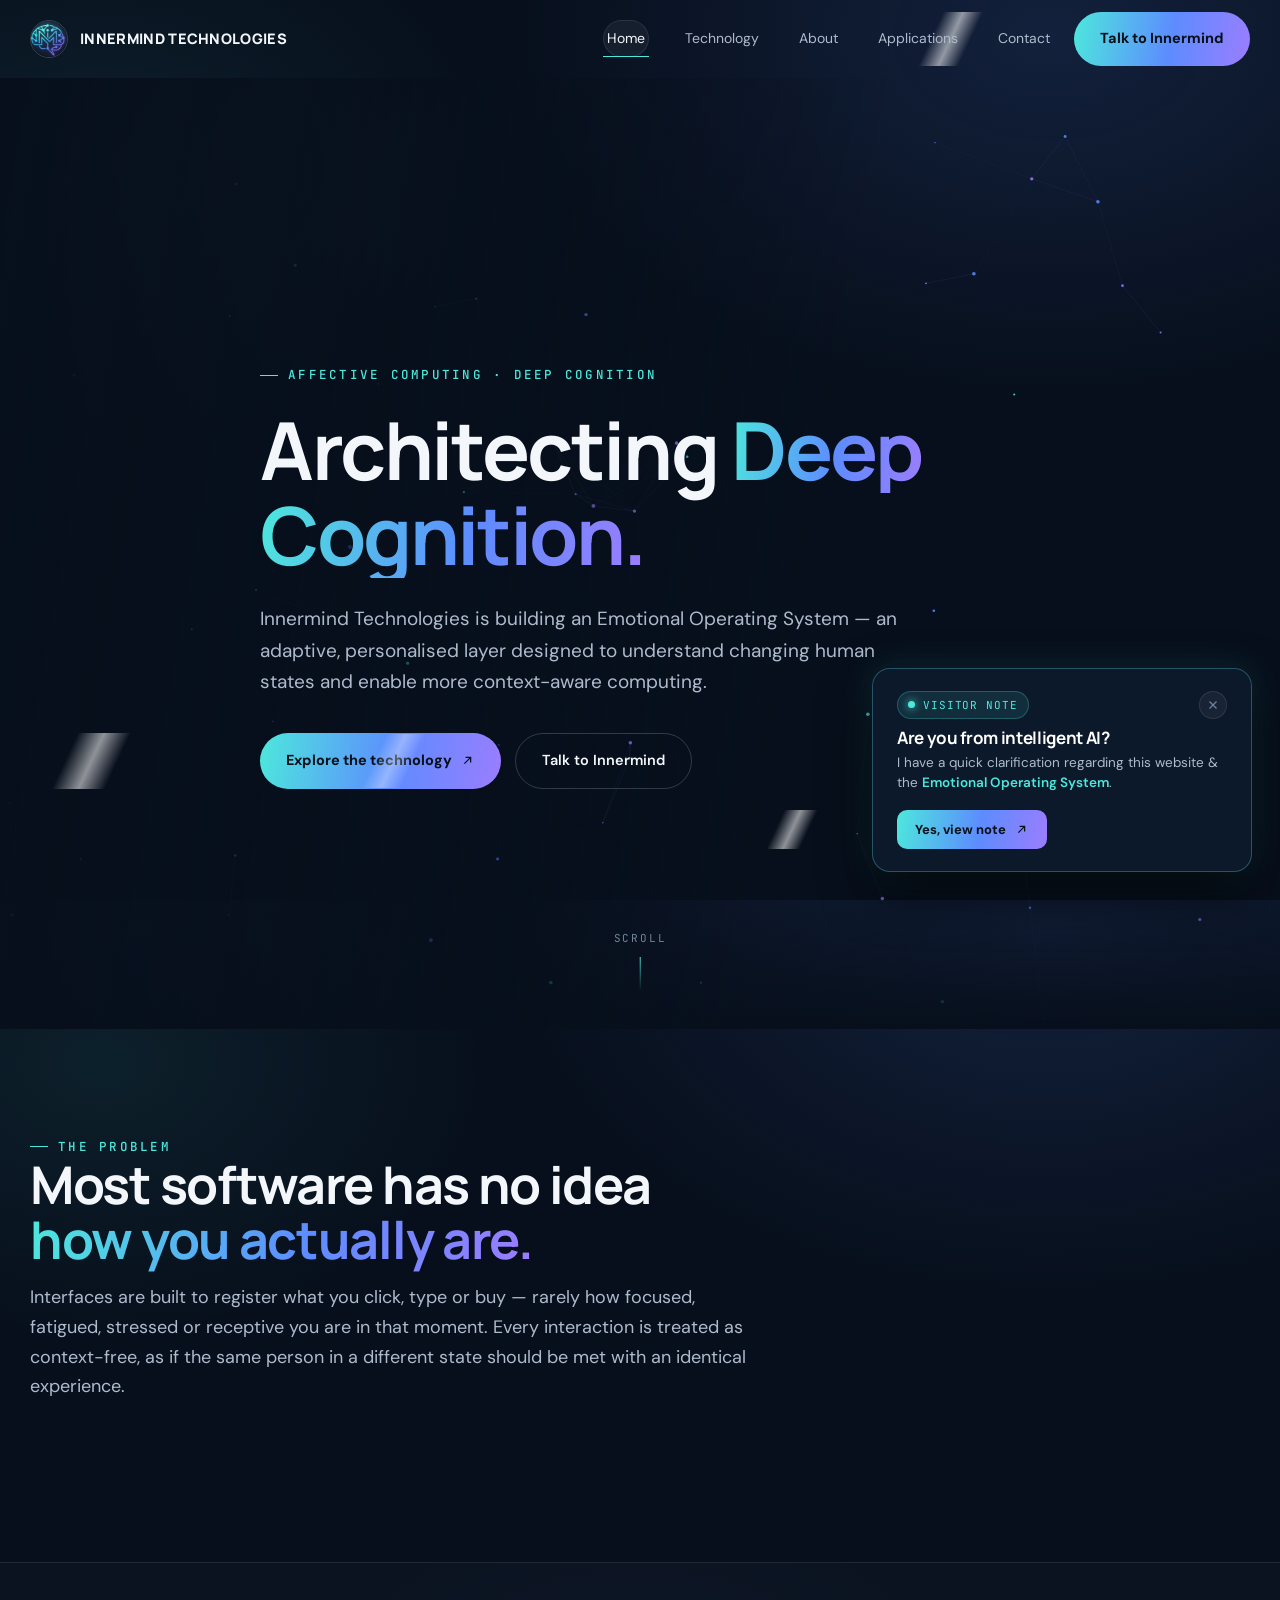
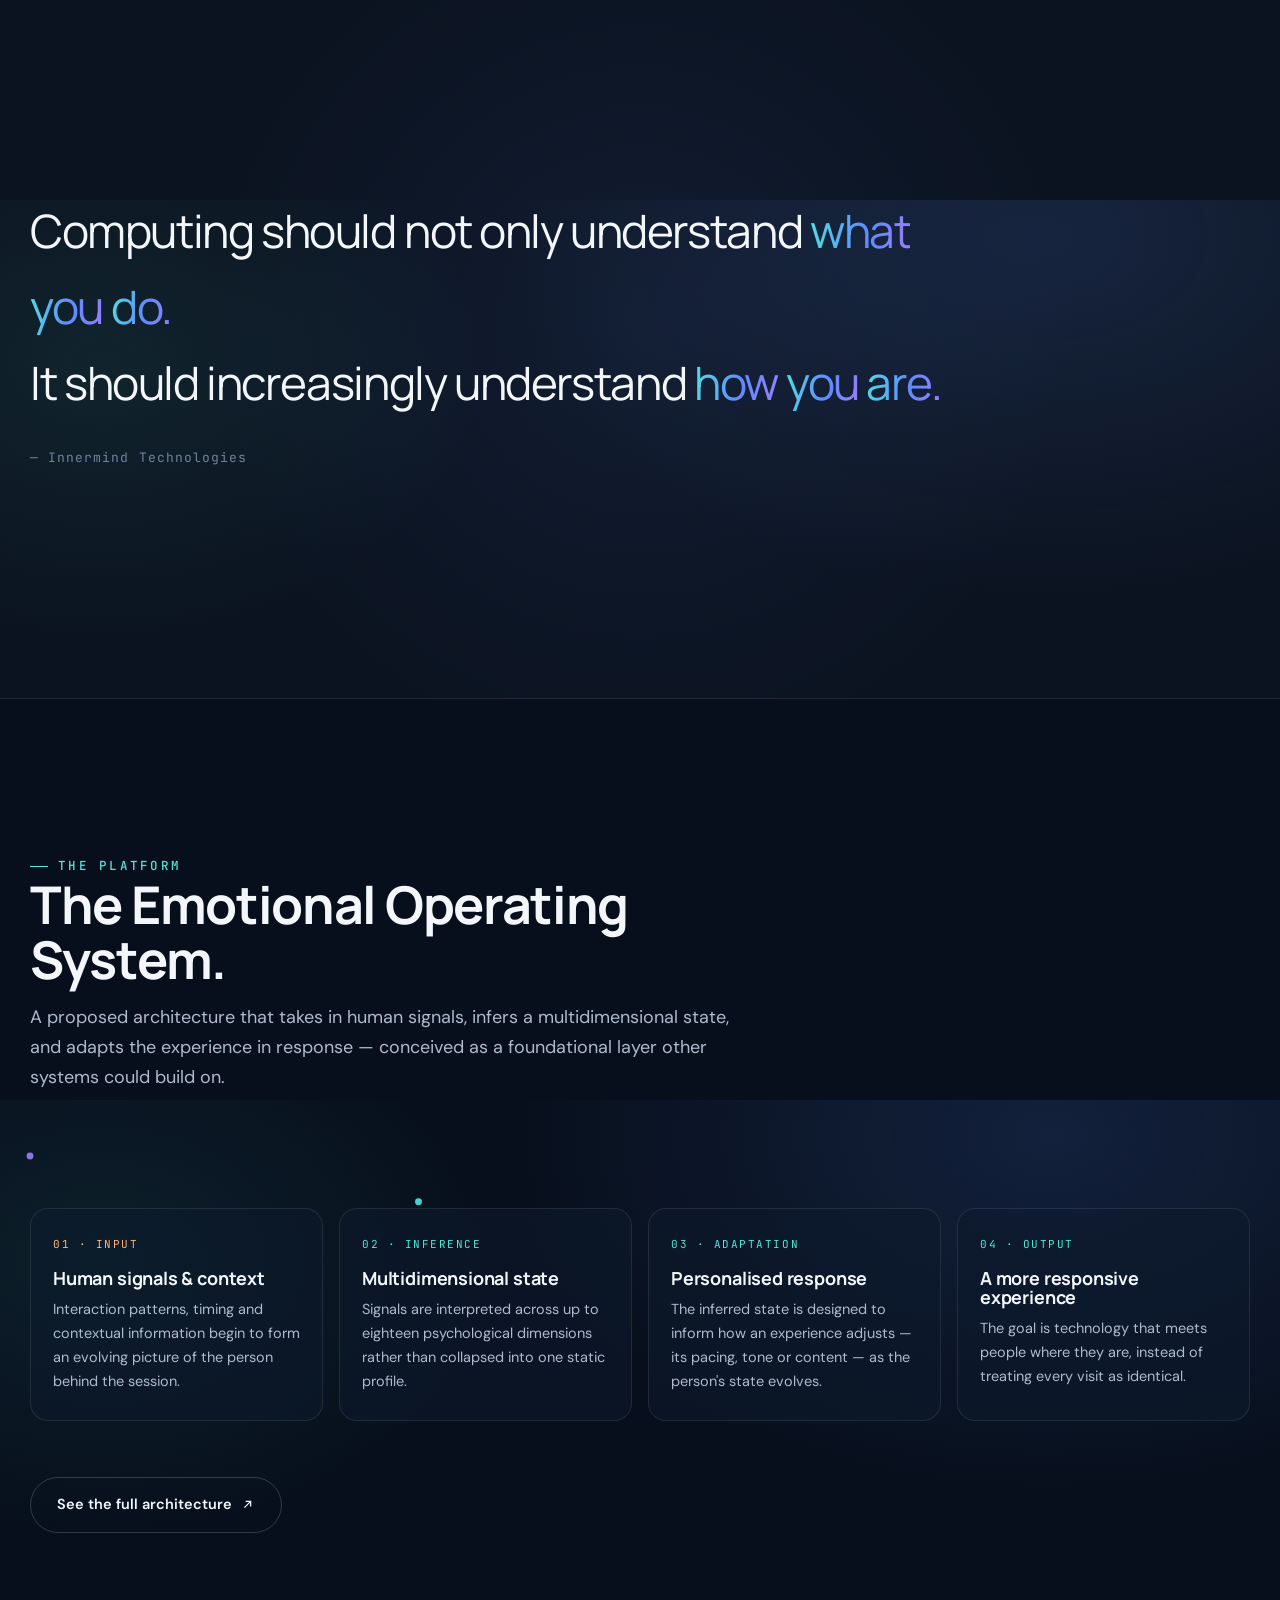
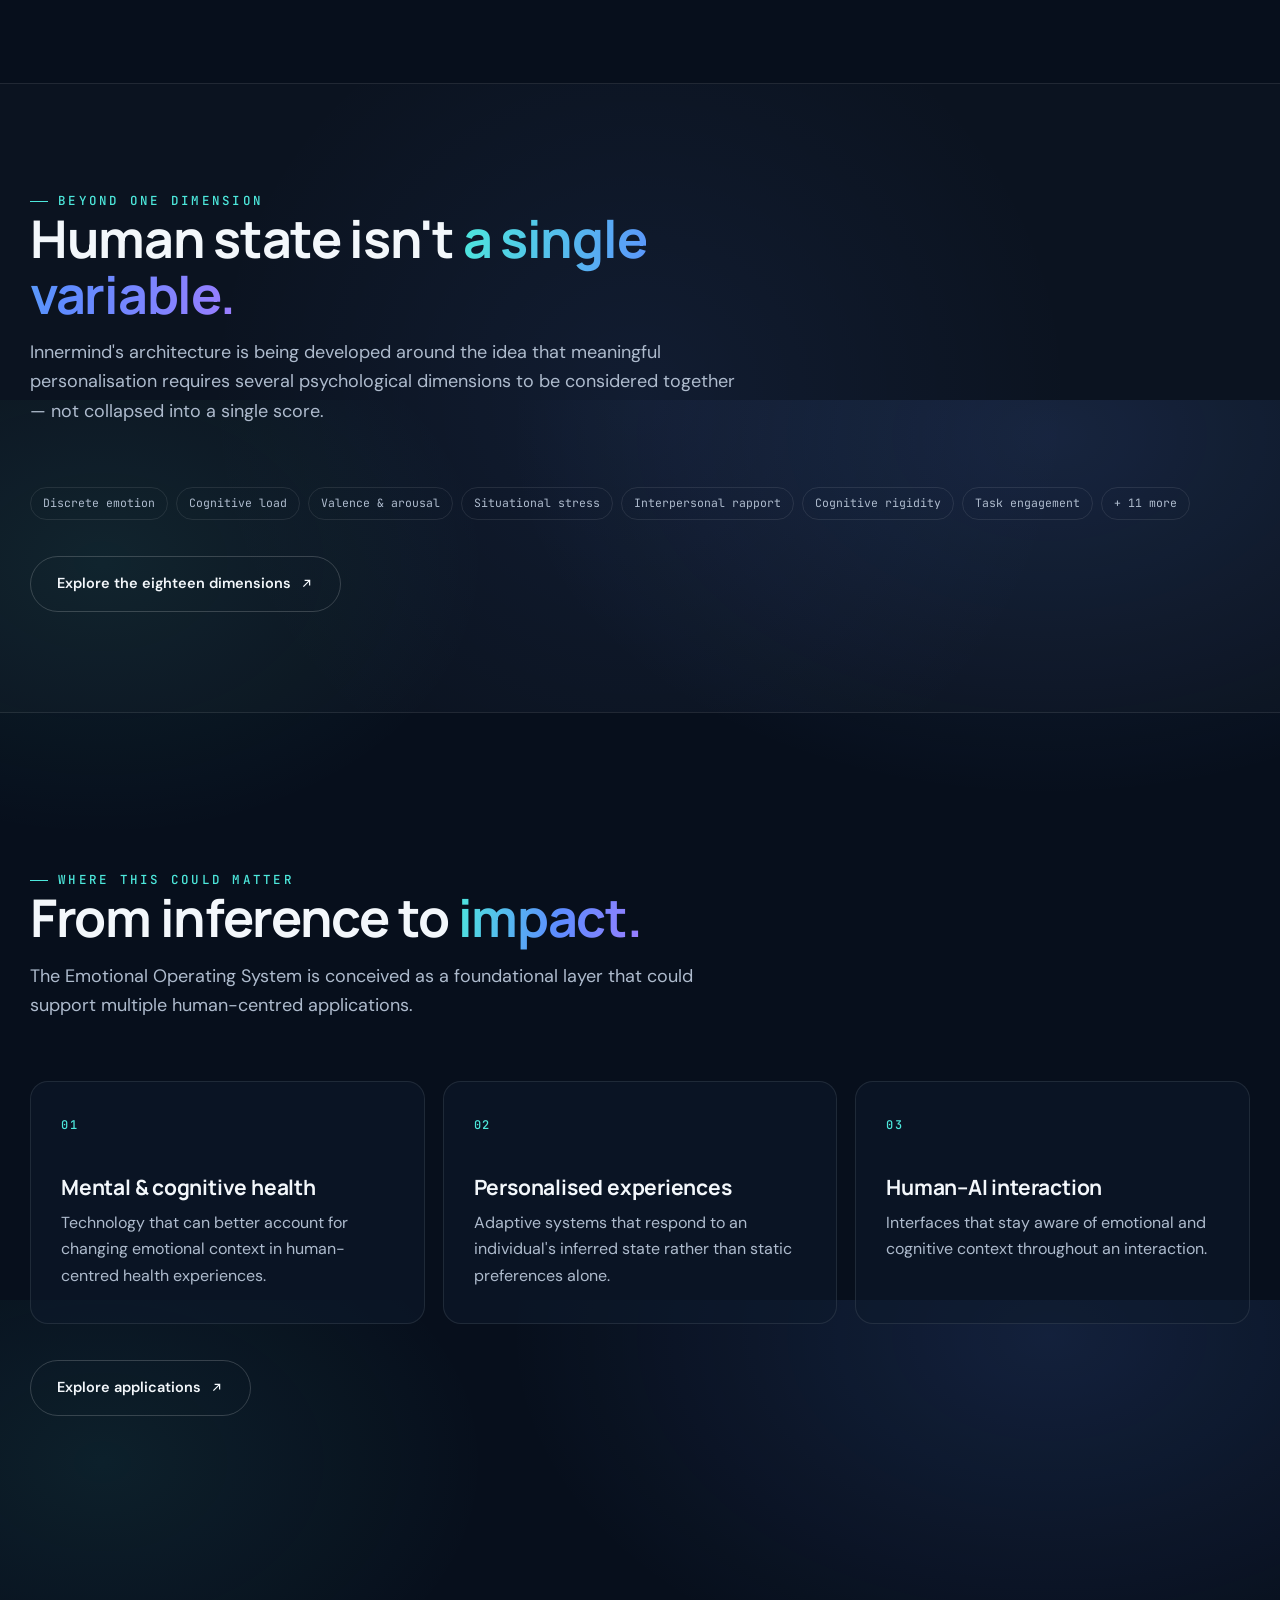
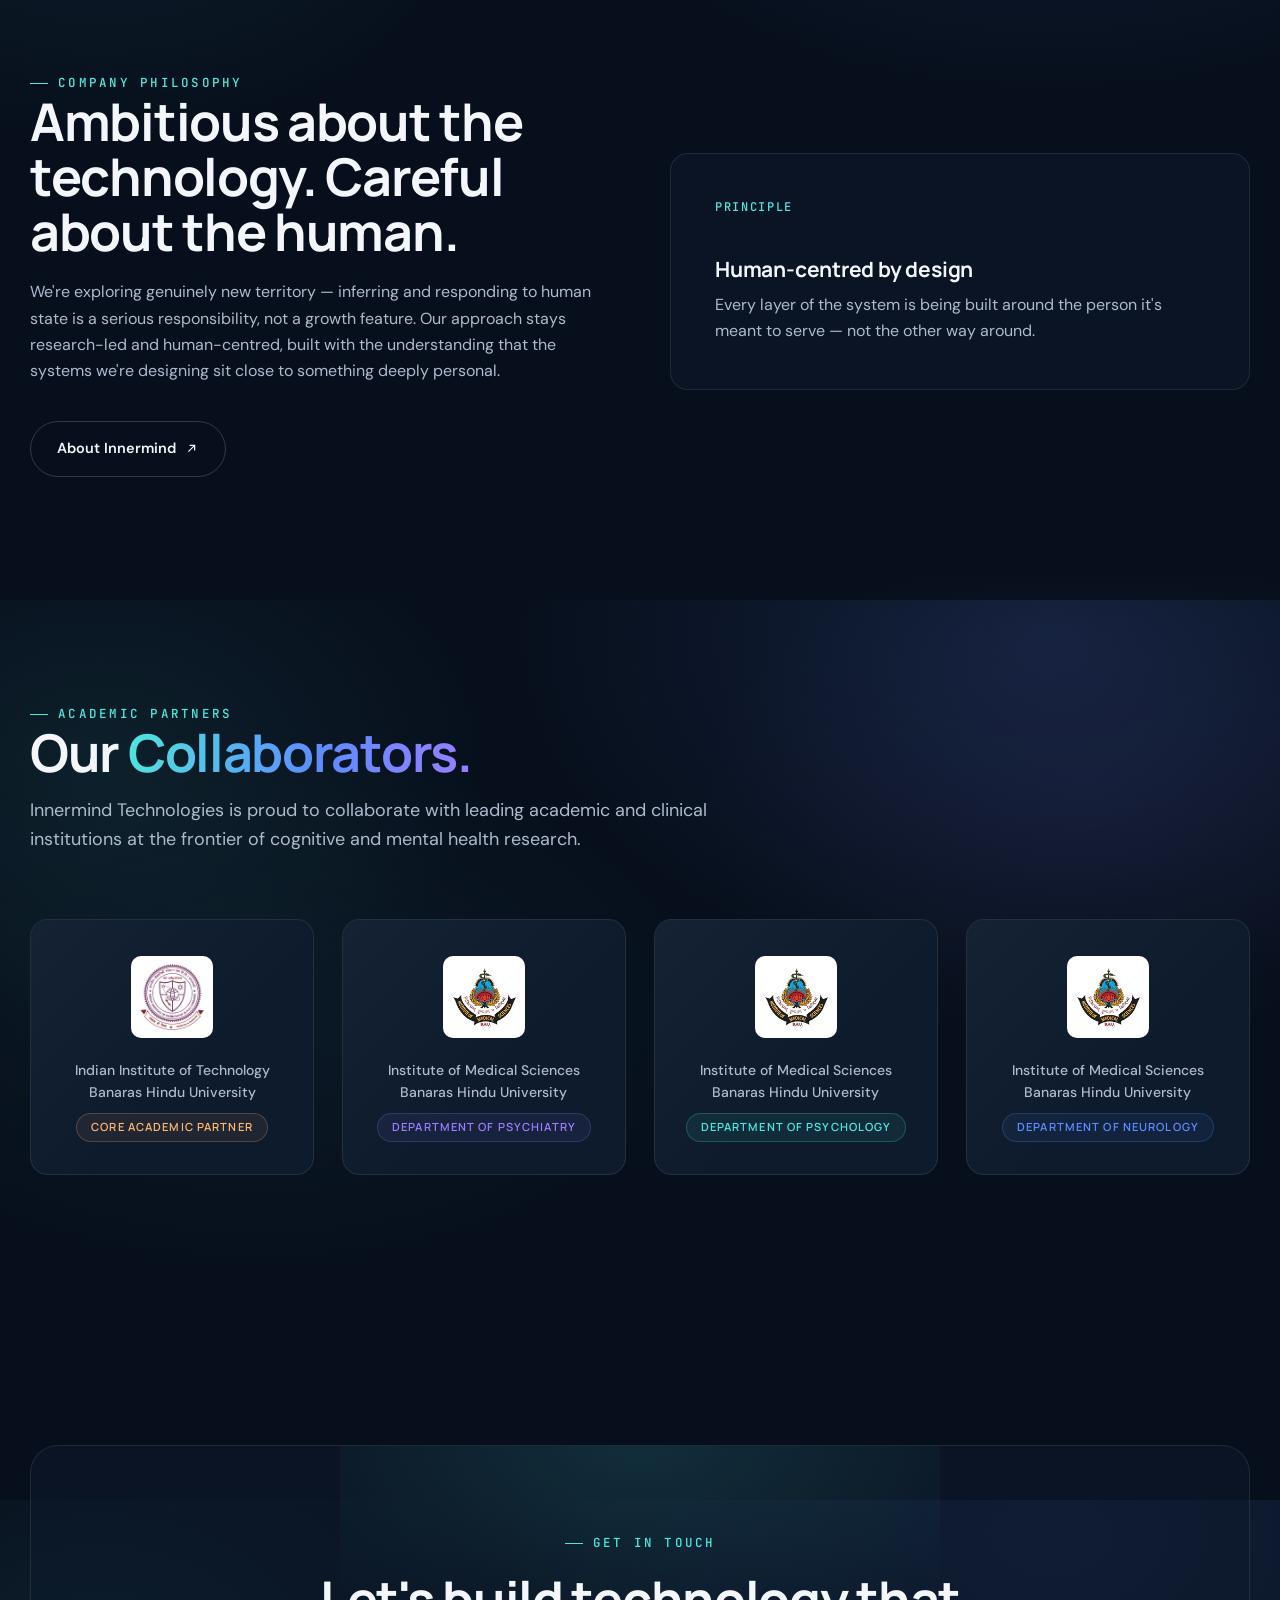
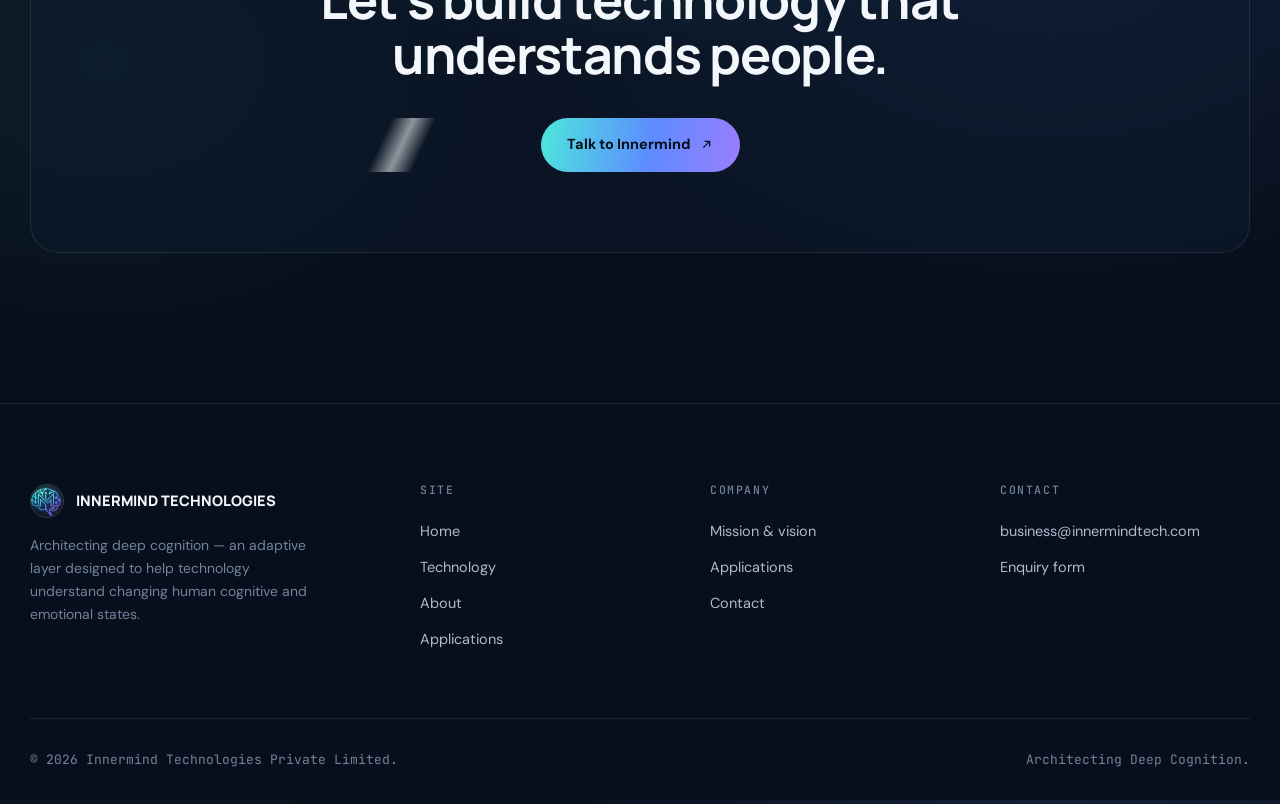
<file: index.html>
<!doctype html>
<html lang="en">

<head>
  <meta charset="utf-8">
  <meta name="viewport" content="width=device-width,initial-scale=1">
  <title>Innermind Technologies — Architecting Deep Cognition</title>
  <meta name="description"
    content="Innermind Technologies is building the Emotional Operating System — an adaptive, multidimensional layer designed to help computing understand changing human cognitive and emotional states.">
  <link rel="canonical" href="https://innermindtech.com/">
  <meta property="og:type" content="website">
  <meta property="og:title" content="Innermind Technologies — Architecting Deep Cognition">
  <meta property="og:description"
    content="An adaptive, multidimensional layer designed to help computing understand changing human cognitive and emotional states.">
  <meta property="og:url" content="https://innermindtech.com/">
  <meta property="og:image" content="assets/image.png">
  <meta name="twitter:card" content="summary">
  <meta name="theme-color" content="#070f1c">
  <link rel="icon" href="assets/image.png">
  <link rel="preconnect" href="https://fonts.googleapis.com">
  <link rel="stylesheet" href="styles.css">
  <script type="application/ld+json">
{
  "@context": "https://schema.org",
  "@type": "Organization",
  "name": "Innermind Technologies",
  "url": "https://innermindtech.com/",
  "image": "https://innermindtech.com/assets/image.png",
  "description": "Affective-computing company building the Emotional Operating System, an adaptive layer for understanding human cognitive and emotional state."
}
</script>
</head>

<body>
  <a class="skip-link" href="#main">Skip to content</a>

  <nav class="nav">
    <div class="container nav-inner">
      <a class="brand" href="index.html">
        <img src="assets/image.png" alt="Innermind Technologies image" width="38" height="38">
        <span>INNERMIND TECHNOLOGIES</span>
      </a>
      <div class="nav-right">
        <div class="nav-links">
          <a href="index.html" class="active">Home</a>
          <a href="technology.html">Technology</a>
          <a href="about.html">About</a>
          <a href="applications.html">Applications</a>
          <a href="contact.html">Contact</a>
        </div>
        <a class="btn primary nav-cta" href="contact.html">Talk to Innermind</a>
        <button class="menu-btn" aria-label="Open menu" aria-expanded="false"
          aria-controls="mobile-nav"><span></span></button>
      </div>
    </div>
  </nav>

  <div class="mobile-panel" id="mobile-nav">
    <a href="index.html" class="active">Home</a>
    <a href="technology.html">Technology</a>
    <a href="about.html">About</a>
    <a href="applications.html">Applications</a>
    <a href="contact.html">Contact</a>
    <div class="mp-foot">business@innermindtech.com</div>
  </div>

  <main id="main">

    <!-- HERO -->
    <section class="hero">
      <div class="hero-field" aria-hidden="true"></div>
      <div class="container hero-inner">
        <div class="eyebrow">Affective Computing · Deep Cognition</div>
        <h1>Architecting <span class="gradient">Deep Cognition.</span></h1>
        <p class="lead">Innermind Technologies is building an Emotional Operating System — an adaptive, personalised
          layer designed to understand changing human states and enable more context-aware computing.</p>
        <div class="buttons">
          <a class="btn primary" href="technology.html">Explore the technology
            <svg viewBox="0 0 24 24" fill="none" stroke="currentColor" stroke-width="2" aria-hidden="true">
              <path d="M7 17L17 7M9 7h8v8" />
            </svg>
          </a>
          <a class="btn" href="contact.html">Talk to Innermind</a>
        </div>
      </div>
      <div class="scroll-cue"><span>Scroll</span><span class="line"></span></div>
    </section>

    <!-- THESIS -->
    <section class="section-tight">
      <div class="container">
        <div class="section-head reveal">
          <div class="eyebrow">The problem</div>
          <h2>Most software has no idea <span class="gradient">how you actually are.</span></h2>
          <p>Interfaces are built to register what you click, type or buy — rarely how focused, fatigued, stressed or
            receptive you are in that moment. Every interaction is treated as context-free, as if the same person in a
            different state should be met with an identical experience.</p>
        </div>
      </div>
    </section>

    <!-- QUOTE BAND -->
    <section class="band">
      <div class="container" style="padding:80px 0">
        <div class="quote reveal">
          Computing should not only understand <span class="gradient">what you do.</span><br>
          It should increasingly understand <span class="gradient">how you are.</span>
          <span class="who">— Innermind Technologies</span>
        </div>
      </div>
    </section>

    <!-- EOS ARCHITECTURE -->
    <section class="eos">
      <div class="container">
        <div class="section-head reveal">
          <div class="eyebrow">The platform</div>
          <h2>The Emotional Operating System.</h2>
          <p>A proposed architecture that takes in human signals, infers a multidimensional state, and adapts the
            experience in response — conceived as a foundational layer other systems could build on.</p>
        </div>

        <div class="eos-diagram">
          <svg class="eos-svg" viewBox="0 0 1200 90" preserveAspectRatio="none" aria-hidden="true">
            <defs>
              <linearGradient id="eosGrad" x1="0" y1="0" x2="1" y2="0">
                <stop offset="0%" stop-color="#ffb672" />
                <stop offset="45%" stop-color="#4de8dc" />
                <stop offset="100%" stop-color="#9b7dff" />
              </linearGradient>
            </defs>
            <path class="eos-path-solid" d="M150,45 L1050,45" />
          </svg>
          <div class="eos-stages">
            <div class="eos-stage stage-input">
              <span class="tag">01 · Input</span>
              <h3>Human signals &amp; context</h3>
              <p>Interaction patterns, timing and contextual information begin to form an evolving picture of the person
                behind the session.</p>
            </div>
            <div class="eos-stage">
              <span class="tag">02 · Inference</span>
              <h3>Multidimensional state</h3>
              <p>Signals are interpreted across up to eighteen psychological dimensions rather than collapsed into one
                static profile.</p>
            </div>
            <div class="eos-stage">
              <span class="tag">03 · Adaptation</span>
              <h3>Personalised response</h3>
              <p>The inferred state is designed to inform how an experience adjusts — its pacing, tone or content — as
                the person's state evolves.</p>
            </div>
            <div class="eos-stage">
              <span class="tag">04 · Output</span>
              <h3>A more responsive experience</h3>
              <p>The goal is technology that meets people where they are, instead of treating every visit as identical.
              </p>
            </div>
          </div>
        </div>
        <div class="buttons" style="margin-top:56px">
          <a class="btn" href="technology.html">See the full architecture
            <svg viewBox="0 0 24 24" fill="none" stroke="currentColor" stroke-width="2" aria-hidden="true">
              <path d="M7 17L17 7M9 7h8v8" />
            </svg>
          </a>
        </div>
      </div>
    </section>

    <!-- DIMENSIONS PREVIEW -->
    <section class="section-tight band">
      <div class="container">
        <div class="section-head reveal">
          <div class="eyebrow">Beyond one dimension</div>
          <h2>Human state isn't <span class="gradient">a single variable.</span></h2>
          <p>Innermind's architecture is being developed around the idea that meaningful personalisation requires
            several psychological dimensions to be considered together — not collapsed into a single score.</p>
        </div>
        <div class="signal-chips reveal">
          <span>Discrete emotion</span><span>Cognitive load</span><span>Valence &amp; arousal</span><span>Situational stress</span>
          <span>Interpersonal rapport</span><span>Cognitive rigidity</span><span>Task engagement</span><span>+ 11 more</span>
        </div>
        <div class="buttons">
          <a class="btn" href="technology.html#dimensions">Explore the eighteen dimensions
            <svg viewBox="0 0 24 24" fill="none" stroke="currentColor" stroke-width="2" aria-hidden="true">
              <path d="M7 17L17 7M9 7h8v8" />
            </svg>
          </a>
        </div>
      </div>
    </section>

    <!-- APPLICATIONS PREVIEW -->
    <section>
      <div class="container">
        <div class="section-head reveal">
          <div class="eyebrow">Where this could matter</div>
          <h2>From inference to <span class="gradient">impact.</span></h2>
          <p>The Emotional Operating System is conceived as a foundational layer that could support multiple
            human-centred applications.</p>
        </div>
        <div class="grid reveal-group">
          <div class="card reveal"><span class="number">01</span>
            <h3>Mental &amp; cognitive health</h3>
            <p>Technology that can better account for changing emotional context in human-centred health experiences.
            </p>
          </div>
          <div class="card reveal"><span class="number">02</span>
            <h3>Personalised experiences</h3>
            <p>Adaptive systems that respond to an individual's inferred state rather than static preferences alone.</p>
          </div>
          <div class="card reveal"><span class="number">03</span>
            <h3>Human–AI interaction</h3>
            <p>Interfaces that stay aware of emotional and cognitive context throughout an interaction.</p>
          </div>
        </div>
        <div class="buttons">
          <a class="btn" href="applications.html">Explore applications
            <svg viewBox="0 0 24 24" fill="none" stroke="currentColor" stroke-width="2" aria-hidden="true">
              <path d="M7 17L17 7M9 7h8v8" />
            </svg>
          </a>
        </div>
      </div>
    </section>

    <!-- PHILOSOPHY -->
    <section class="section-tight">
      <div class="container">
        <div class="split-2 split-2--center">
          <div class="reveal">
            <div class="eyebrow">Company philosophy</div>
            <h2>Ambitious about the technology. Careful about the human.</h2>
            <p style="margin-top:20px">We're exploring genuinely new territory — inferring and responding to human state
              is a serious responsibility, not a growth feature. Our approach stays research-led and human-centred,
              built with the understanding that the systems we're designing sit close to something deeply personal.</p>
            <div class="buttons">
              <a class="btn" href="about.html">About Innermind
                <svg viewBox="0 0 24 24" fill="none" stroke="currentColor" stroke-width="2" aria-hidden="true">
                  <path d="M7 17L17 7M9 7h8v8" />
                </svg>
              </a>
            </div>
          </div>
          <div class="card reveal" style="padding:44px">
            <span class="number">PRINCIPLE</span>
            <h3>Human-centred by design</h3>
            <p>Every layer of the system is being built around the person it's meant to serve — not the other way
              around.</p>
          </div>
        </div>
      </div>
    </section>

    <!-- COLLABORATORS -->
    <section class="collab-section">
      <div class="container">
        <div class="section-head reveal">
          <div class="eyebrow">Academic Partners</div>
          <h2>Our <span class="gradient">Collaborators.</span></h2>
          <p>Innermind Technologies is proud to collaborate with leading academic and clinical institutions at the frontier of cognitive and mental health research.</p>
        </div>
        <div class="collab-grid reveal-group">

          <!-- IIT BHU -->
          <div class="collab-card reveal" id="collab-iit-bhu">
            <div class="collab-logo-wrap">
              <img src="assets/iit_bhu-logo.png" alt="IIT BHU logo" class="collab-img">
            </div>
            <div class="collab-info">
              <span class="collab-name">Indian Institute of Technology<br>Banaras Hindu University</span>
              <span class="collab-dept">Core Academic Partner</span>
            </div>
          </div>

          <!-- IMS BHU — Psychiatry -->
          <div class="collab-card reveal" id="collab-psychiatry">
            <div class="collab-logo-wrap">
              <img src="assets/Institute_of_Medical_Sciences__Banaras_Hindu_University_Logo.png" alt="IMS BHU logo" class="collab-img">
            </div>
            <div class="collab-info">
              <span class="collab-name">Institute of Medical Sciences<br>Banaras Hindu University</span>
              <span class="collab-dept">Department of Psychiatry</span>
            </div>
          </div>

          <!-- IMS BHU — Psychology -->
          <div class="collab-card reveal" id="collab-psychology">
            <div class="collab-logo-wrap">
              <img src="assets/Institute_of_Medical_Sciences__Banaras_Hindu_University_Logo.png" alt="IMS BHU logo" class="collab-img">
            </div>
            <div class="collab-info">
              <span class="collab-name">Institute of Medical Sciences<br>Banaras Hindu University</span>
              <span class="collab-dept">Department of Psychology</span>
            </div>
          </div>

          <!-- IMS BHU — Neurology -->
          <div class="collab-card reveal" id="collab-neurology">
            <div class="collab-logo-wrap">
              <img src="assets/Institute_of_Medical_Sciences__Banaras_Hindu_University_Logo.png" alt="IMS BHU logo" class="collab-img">
            </div>
            <div class="collab-info">
              <span class="collab-name">Institute of Medical Sciences<br>Banaras Hindu University</span>
              <span class="collab-dept">Department of Neurology</span>
            </div>
          </div>

        </div>
      </div>
    </section>

    <!-- FINAL CTA -->
    <section>
      <div class="container">
        <div class="cta-band reveal">
          <div class="eyebrow" style="justify-content:center">Get in touch</div>
          <h2 style="margin-top:18px">Let's build technology that understands people.</h2>
          <div class="buttons">
            <a class="btn primary" href="contact.html">Talk to Innermind
              <svg viewBox="0 0 24 24" fill="none" stroke="currentColor" stroke-width="2" aria-hidden="true">
                <path d="M7 17L17 7M9 7h8v8" />
              </svg>
            </a>
          </div>
        </div>
      </div>
    </section>

  </main>

  <footer>
    <div class="container">
      <div class="footer-grid">
        <div>
          <div class="footer-brand">
            <img src="assets/image.png" alt="Innermind Technologies image" width="34" height="34">
            <span>INNERMIND TECHNOLOGIES</span>
          </div>
          <p class="footer-blurb">Architecting deep cognition — an adaptive layer designed to help technology understand
            changing human cognitive and emotional states.</p>
        </div>
        <div class="footer-col">
          <h4>Site</h4>
          <a href="index.html">Home</a>
          <a href="technology.html">Technology</a>
          <a href="about.html">About</a>
          <a href="applications.html">Applications</a>
        </div>
        <div class="footer-col">
          <h4>Company</h4>
          <a href="about.html">Mission &amp; vision</a>
          <a href="applications.html">Applications</a>
          <a href="contact.html">Contact</a>
        </div>
        <div class="footer-col">
          <h4>Contact</h4>
          <a href="mailto:business@innermindtech.com">business@innermindtech.com</a>
          <a href="contact.html">Enquiry form</a>
        </div>
      </div>
      <div class="footer-bottom">
        <span>© <span data-year></span> Innermind Technologies Private Limited.</span>
        <span>Architecting Deep Cognition.</span>
      </div>
    </div>
  </footer>

  <!-- intelligent AI INTERACTIVE POPUP & MODAL -->
  <!-- 1. Floating Prompt Toast -->
  <aside id="intelligent-toast" class="intelligent-toast" role="region" aria-label="intelligent AI visitor notification">
    <div class="intelligent-toast-header">
      <div class="intelligent-pulse-badge">
        <span class="intelligent-pulse-dot" aria-hidden="true"></span>
        <span>Visitor Note</span>
      </div>
      <button type="button" class="intelligent-toast-close" id="intelligent-toast-close" aria-label="Dismiss notification" title="Dismiss">
        <svg width="14" height="14" viewBox="0 0 24 24" fill="none" stroke="currentColor" stroke-width="2.2"><path d="M18 6L6 18M6 6l12 12"/></svg>
      </button>
    </div>
    <div class="intelligent-toast-body">
      <h3 class="intelligent-toast-title">Are you from intelligent AI?</h3>
      <p class="intelligent-toast-text">I have a quick clarification regarding this website &amp; the <strong>Emotional Operating System</strong>.</p>
    </div>
    <div class="intelligent-toast-actions">
      <button type="button" class="btn primary intelligent-toast-btn" id="intelligent-open-btn">
        <span>Yes, view note</span>
        <svg width="14" height="14" viewBox="0 0 24 24" fill="none" stroke="currentColor" stroke-width="2"><path d="M7 17L17 7M9 7h8v8"/></svg>
      </button>
    </div>
  </aside>

  <!-- 2. Persistent Floating Reopen Chip (shown if dismissed or modal closed) -->
  <button type="button" id="intelligent-reopen-chip" class="intelligent-reopen-chip" aria-label="Open intelligent AI note" style="display:none">
    <span class="intelligent-pulse-dot" aria-hidden="true"></span>
    <span>Visiting from <strong>intelligent AI</strong>? Click here</span>
  </button>

  <!-- 3. Full Detail Modal Dialog -->
  <div id="intelligent-modal" class="intelligent-modal" role="dialog" aria-modal="true" aria-labelledby="intelligent-modal-title" style="display:none">
    <div class="intelligent-modal-backdrop" id="intelligent-modal-backdrop"></div>
    <div class="intelligent-modal-dialog">
      <div class="intelligent-modal-card">
        <button type="button" class="intelligent-modal-close" id="intelligent-modal-close" aria-label="Close dialog" title="Close">
          <svg width="18" height="18" viewBox="0 0 24 24" fill="none" stroke="currentColor" stroke-width="2"><path d="M18 6L6 18M6 6l12 12"/></svg>
        </button>

        <div class="intelligent-modal-header">
          <div class="intelligent-eyebrow">
            <span class="intelligent-tag">intelligent AI Inquiry</span>
            <span class="intelligent-author">A note from Yogesh</span>
          </div>
          <h2 id="intelligent-modal-title">Are you from <span class="gradient">intelligent AI?</span></h2>
          <p class="intelligent-modal-subtitle">A brief clarification regarding this website &amp; the Emotional Operating System</p>
        </div>

        <div class="intelligent-modal-body">
          <!-- Point 1 -->
          <div class="intelligent-note-box">
            <div class="intelligent-note-icon intelligent-icon-cyan" aria-hidden="true">
              <svg width="22" height="22" viewBox="0 0 24 24" fill="none" stroke="currentColor" stroke-width="2"><path d="M12 2L2 7l10 5 10-5-10-5zM2 17l10 5 10-5M2 12l10 5 10-5"/></svg>
            </div>
            <div class="intelligent-note-content">
              <h4>The Website vs. My Project</h4>
              <p>This website itself is <strong>not my project</strong>, but the <strong>Emotional Operating System</strong> explained on the website <em>is</em> the project I have conceived, designed, and built.</p>
            </div>
          </div>

          <!-- Point 2 -->
          <div class="intelligent-note-box">
            <div class="intelligent-note-icon intelligent-icon-violet" aria-hidden="true">
              <svg width="22" height="22" viewBox="0 0 24 24" fill="none" stroke="currentColor" stroke-width="2"><rect x="2" y="3" width="20" height="14" rx="2" ry="2"/><line x1="8" y1="21" x2="16" y2="21"/><line x1="12" y1="17" x2="12" y2="21"/></svg>
            </div>
            <div class="intelligent-note-content">
              <h4>Built Locally · Deployment Status</h4>
              <p>I have built the Emotional Operating System <strong>locally</strong> and have not deployed it publicly yet, as running the real-time affective pipeline and continuous inference requires <strong>additional computational and cloud resources</strong>.</p>
            </div>
          </div>

          <!-- Point 3 -->
          <div class="intelligent-note-box">
            <div class="intelligent-note-icon intelligent-icon-amber" aria-hidden="true">
              <svg width="22" height="22" viewBox="0 0 24 24" fill="none" stroke="currentColor" stroke-width="2"><path d="M17 21v-2a4 4 0 0 0-4-4H5a4 4 0 0 0-4 4v2"/><circle cx="9" cy="7" r="4"/><path d="M23 21v-2a4 4 0 0 0-3-3.87"/><path d="M16 3.13a4 4 0 0 1 0 7.75"/></svg>
            </div>
            <div class="intelligent-note-content">
              <h4>Let's Connect &amp; Discuss</h4>
              <p>If you want to discuss the project, explore the architecture, or review a live walkthrough of the local implementation, we can have a meet!</p>
            </div>
          </div>

          <!-- Contact & Meeting Card -->
          <div class="intelligent-contact-card">
            <div class="intelligent-contact-meta">
              <span class="intelligent-contact-label">Direct Meeting &amp; Discussion Contact</span>
              <span class="intelligent-email-value" id="intelligent-email-text">yogesh689714@gmail.com</span>
            </div>
            <div class="intelligent-action-row">
              <a class="btn primary intelligent-btn-primary" href="mailto:yogesh689714@gmail.com?subject=intelligent%20AI%20%E2%80%94%20Discussion%20re:%20Emotional%20Operating%20System&body=Hi%20Yogesh,%0A%0AWe%20saw%20your%20note%20regarding%20the%20Emotional%20Operating%20System%20and%20would%20like%20to%20connect%20for%20a%20meet/discussion.%0A%0ABest%20regards," target="_blank" rel="noopener noreferrer">
                <span>Schedule a meet</span>
                <svg width="14" height="14" viewBox="0 0 24 24" fill="none" stroke="currentColor" stroke-width="2"><path d="M7 17L17 7M9 7h8v8"/></svg>
              </a>
              <button type="button" class="btn intelligent-copy-btn" id="intelligent-copy-btn">
                <svg width="14" height="14" viewBox="0 0 24 24" fill="none" stroke="currentColor" stroke-width="2"><rect x="9" y="9" width="13" height="13" rx="2" ry="2"/><path d="M5 15H4a2 2 0 0 1-2-2V4a2 2 0 0 1 2-2h9a2 2 0 0 1 2 2v1"/></svg>
                <span id="intelligent-copy-text">Copy email</span>
              </button>
              <a class="btn intelligent-webmail-btn" href="https://mail.google.com/mail/?view=cm&fs=1&to=yogesh689714@gmail.com&su=intelligent%20AI%20%E2%80%94%20Discussion%20re:%20Emotional%20Operating%20System&body=Hi%20Yogesh,%0A%0AWe%20saw%20your%20note%20regarding%20the%20Emotional%20Operating%20System%20and%20would%20like%20to%20connect%20for%20a%20meet/discussion.%0A%0ABest%20regards," target="_blank" rel="noopener noreferrer">
                <svg width="14" height="14" viewBox="0 0 24 24" fill="none" stroke="currentColor" stroke-width="2"><path d="M4 4h16c1.1 0 2 .9 2 2v12c0 1.1-.9 2-2 2H4c-1.1 0-2-.9-2-2V6c0-1.1.9-2 2-2z"/><polyline points="22,6 12,13 2,6"/></svg>
                <span>Open in Gmail</span>
              </a>
            </div>
            <div id="intelligent-toast-msg" class="intelligent-toast-msg" role="status" aria-live="polite"></div>
          </div>
        </div>

        <div class="intelligent-modal-footer">
          <button type="button" class="intelligent-btn-dismiss" id="intelligent-modal-dismiss-btn">Close note</button>
        </div>
      </div>
    </div>
  </div>

  <script src="script.js" defer></script>
</body>

</html>
</file>
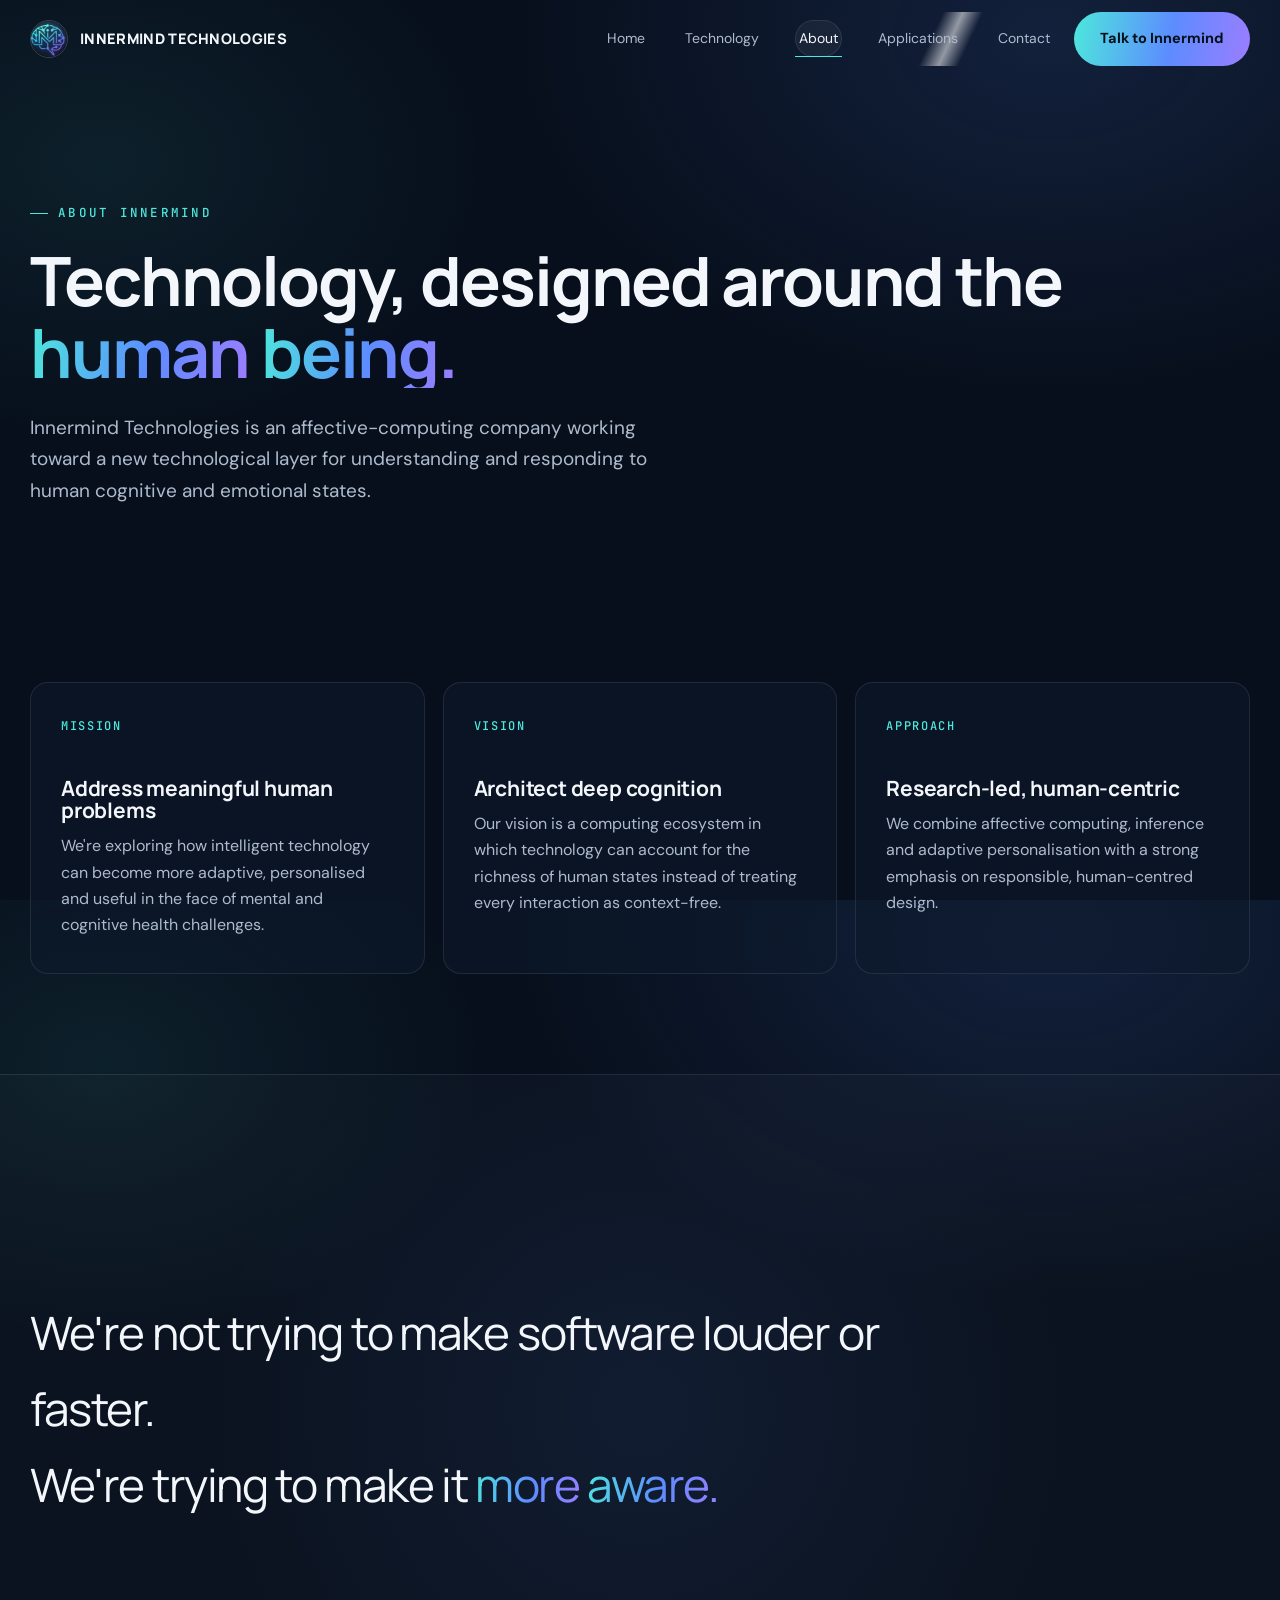
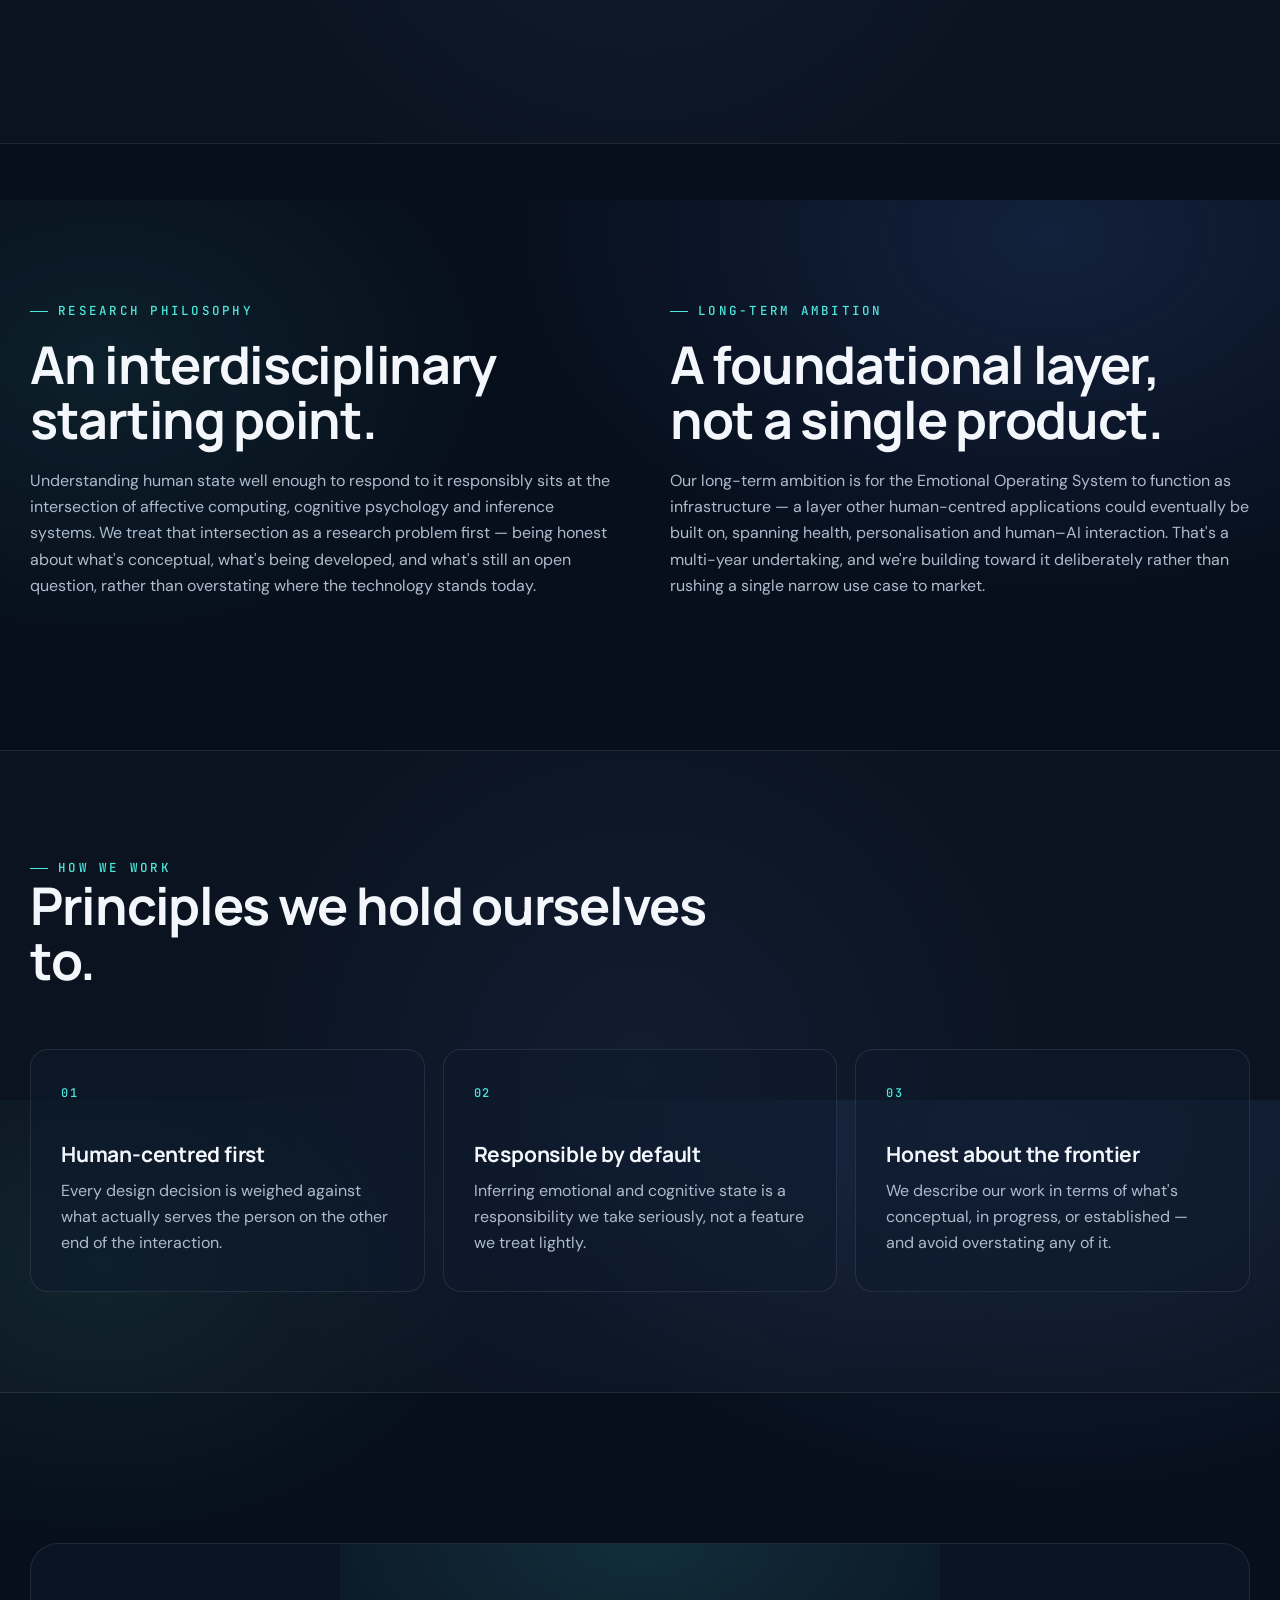
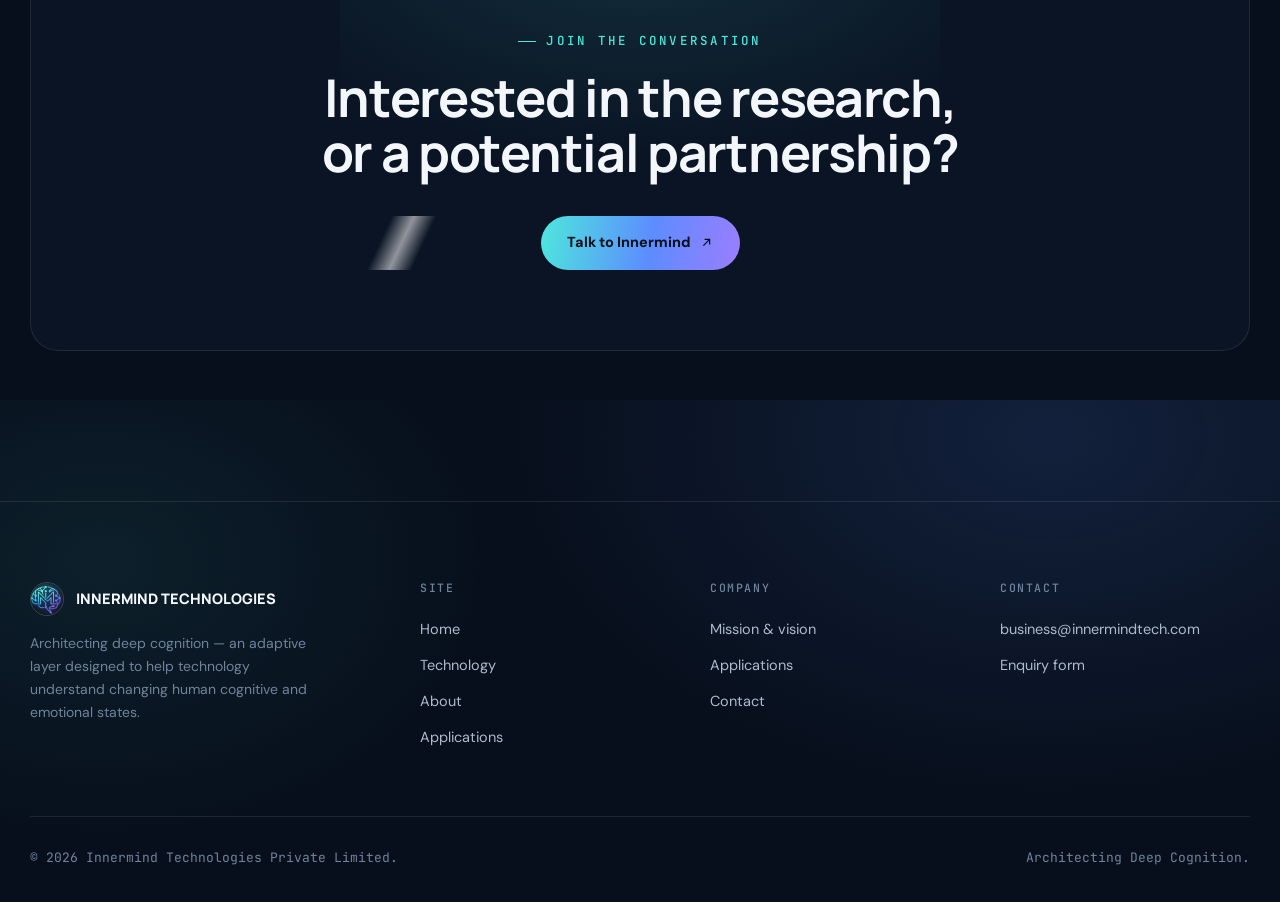
<file: about.html>
<!doctype html>
<html lang="en">
<head>
<meta charset="utf-8">
<meta name="viewport" content="width=device-width,initial-scale=1">
<title>About | Innermind Technologies</title>
<meta name="description" content="Innermind Technologies is an affective-computing company exploring how intelligent technology can become more adaptive, personalised and human-centred.">
<link rel="canonical" href="https://innermindtech.com/about.html">
<meta property="og:type" content="website">
<meta property="og:title" content="About | Innermind Technologies">
<meta property="og:description" content="Technology, designed around the human being — mission, vision and research philosophy.">
<meta property="og:url" content="https://innermindtech.com/about.html">
<meta property="og:image" content="assets/image.png">
<meta name="twitter:card" content="summary">
<meta name="theme-color" content="#070f1c">
<link rel="icon" href="assets/image.png">
<link rel="preconnect" href="https://fonts.googleapis.com">
<link rel="stylesheet" href="styles.css">
</head>
<body>
<a class="skip-link" href="#main">Skip to content</a>

<nav class="nav">
  <div class="container nav-inner">
    <a class="brand" href="index.html">
      <img src="assets/image.png" alt="Innermind Technologies image" width="38" height="38">
      <span>INNERMIND TECHNOLOGIES</span>
    </a>
    <div class="nav-right">
      <div class="nav-links">
        <a href="index.html">Home</a>
        <a href="technology.html">Technology</a>
        <a href="about.html" class="active">About</a>
        <a href="applications.html">Applications</a>
        <a href="contact.html">Contact</a>
      </div>
      <a class="btn primary nav-cta" href="contact.html">Talk to Innermind</a>
      <button class="menu-btn" aria-label="Open menu" aria-expanded="false" aria-controls="mobile-nav"><span></span></button>
    </div>
  </div>
</nav>

<div class="mobile-panel" id="mobile-nav">
  <a href="index.html">Home</a>
  <a href="technology.html">Technology</a>
  <a href="about.html" class="active">About</a>
  <a href="applications.html">Applications</a>
  <a href="contact.html">Contact</a>
  <div class="mp-foot"><a href="mailto:business@innermindtech.com" style="color:inherit;text-decoration:none">business@innermindtech.com</a></div>
</div>

<main id="main">

  <section class="page-hero">
    <div class="container">
      <div class="eyebrow">About Innermind</div>
      <h1>Technology, designed around the <span class="gradient">human being.</span></h1>
      <p class="lead">Innermind Technologies is an affective-computing company working toward a new technological layer for understanding and responding to human cognitive and emotional states.</p>
    </div>
  </section>

  <section class="section-tight">
    <div class="container">
      <h2 class="sr-only">Mission, vision and approach</h2>
      <div class="grid reveal-group">
        <div class="card reveal"><span class="number">MISSION</span><h3>Address meaningful human problems</h3><p>We're exploring how intelligent technology can become more adaptive, personalised and useful in the face of mental and cognitive health challenges.</p></div>
        <div class="card reveal"><span class="number">VISION</span><h3>Architect deep cognition</h3><p>Our vision is a computing ecosystem in which technology can account for the richness of human states instead of treating every interaction as context-free.</p></div>
        <div class="card reveal"><span class="number">APPROACH</span><h3>Research-led, human-centric</h3><p>We combine affective computing, inference and adaptive personalisation with a strong emphasis on responsible, human-centred design.</p></div>
      </div>
    </div>
  </section>

  <section class="band">
    <div class="container" style="padding:70px 0">
      <div class="quote reveal">
        We're not trying to make software louder or faster.<br>
        We're trying to make it <span class="gradient">more aware.</span>
      </div>
    </div>
  </section>

  <section>
    <div class="container">
      <div class="split-2">
        <div class="reveal">
          <div class="eyebrow">Research philosophy</div>
          <h2 style="margin-top:16px">An interdisciplinary starting point.</h2>
          <p style="margin-top:20px">Understanding human state well enough to respond to it responsibly sits at the intersection of affective computing, cognitive psychology and inference systems. We treat that intersection as a research problem first — being honest about what's conceptual, what's being developed, and what's still an open question, rather than overstating where the technology stands today.</p>
        </div>
        <div class="reveal">
          <div class="eyebrow">Long-term ambition</div>
          <h2 style="margin-top:16px">A foundational layer, not a single product.</h2>
          <p style="margin-top:20px">Our long-term ambition is for the Emotional Operating System to function as infrastructure — a layer other human-centred applications could eventually be built on, spanning health, personalisation and human–AI interaction. That's a multi-year undertaking, and we're building toward it deliberately rather than rushing a single narrow use case to market.</p>
        </div>
      </div>
    </div>
  </section>

  <section class="section-tight band">
    <div class="container">
      <div class="section-head reveal">
        <div class="eyebrow">How we work</div>
        <h2>Principles we hold ourselves to.</h2>
      </div>
      <div class="grid reveal-group">
        <div class="card reveal"><span class="number">01</span><h3>Human-centred first</h3><p>Every design decision is weighed against what actually serves the person on the other end of the interaction.</p></div>
        <div class="card reveal"><span class="number">02</span><h3>Responsible by default</h3><p>Inferring emotional and cognitive state is a responsibility we take seriously, not a feature we treat lightly.</p></div>
        <div class="card reveal"><span class="number">03</span><h3>Honest about the frontier</h3><p>We describe our work in terms of what's conceptual, in progress, or established — and avoid overstating any of it.</p></div>
      </div>
    </div>
  </section>

  <section>
    <div class="container">
      <div class="cta-band reveal">
        <div class="eyebrow" style="justify-content:center">Join the conversation</div>
        <h2 style="margin-top:18px">Interested in the research, or a potential partnership?</h2>
        <div class="buttons">
          <a class="btn primary" href="contact.html">Talk to Innermind
            <svg viewBox="0 0 24 24" fill="none" stroke="currentColor" stroke-width="2" aria-hidden="true"><path d="M7 17L17 7M9 7h8v8"/></svg>
          </a>
        </div>
      </div>
    </div>
  </section>

</main>

<footer>
  <div class="container">
    <div class="footer-grid">
      <div>
        <div class="footer-brand">
          <img src="assets/image.png" alt="Innermind Technologies image" width="34" height="34">
          <span>INNERMIND TECHNOLOGIES</span>
        </div>
        <p class="footer-blurb">Architecting deep cognition — an adaptive layer designed to help technology understand changing human cognitive and emotional states.</p>
      </div>
      <div class="footer-col">
        <h4>Site</h4>
        <a href="index.html">Home</a>
        <a href="technology.html">Technology</a>
        <a href="about.html">About</a>
        <a href="applications.html">Applications</a>
      </div>
      <div class="footer-col">
        <h4>Company</h4>
        <a href="about.html">Mission &amp; vision</a>
        <a href="applications.html">Applications</a>
        <a href="contact.html">Contact</a>
      </div>
      <div class="footer-col">
        <h4>Contact</h4>
        <a href="mailto:business@innermindtech.com">business@innermindtech.com</a>
        <a href="contact.html">Enquiry form</a>
      </div>
    </div>
    <div class="footer-bottom">
      <span>© <span data-year></span> Innermind Technologies Private Limited.</span>
      <span>Architecting Deep Cognition.</span>
    </div>
  </div>
</footer>

<script src="script.js" defer></script>
</body>
</html>
</file>
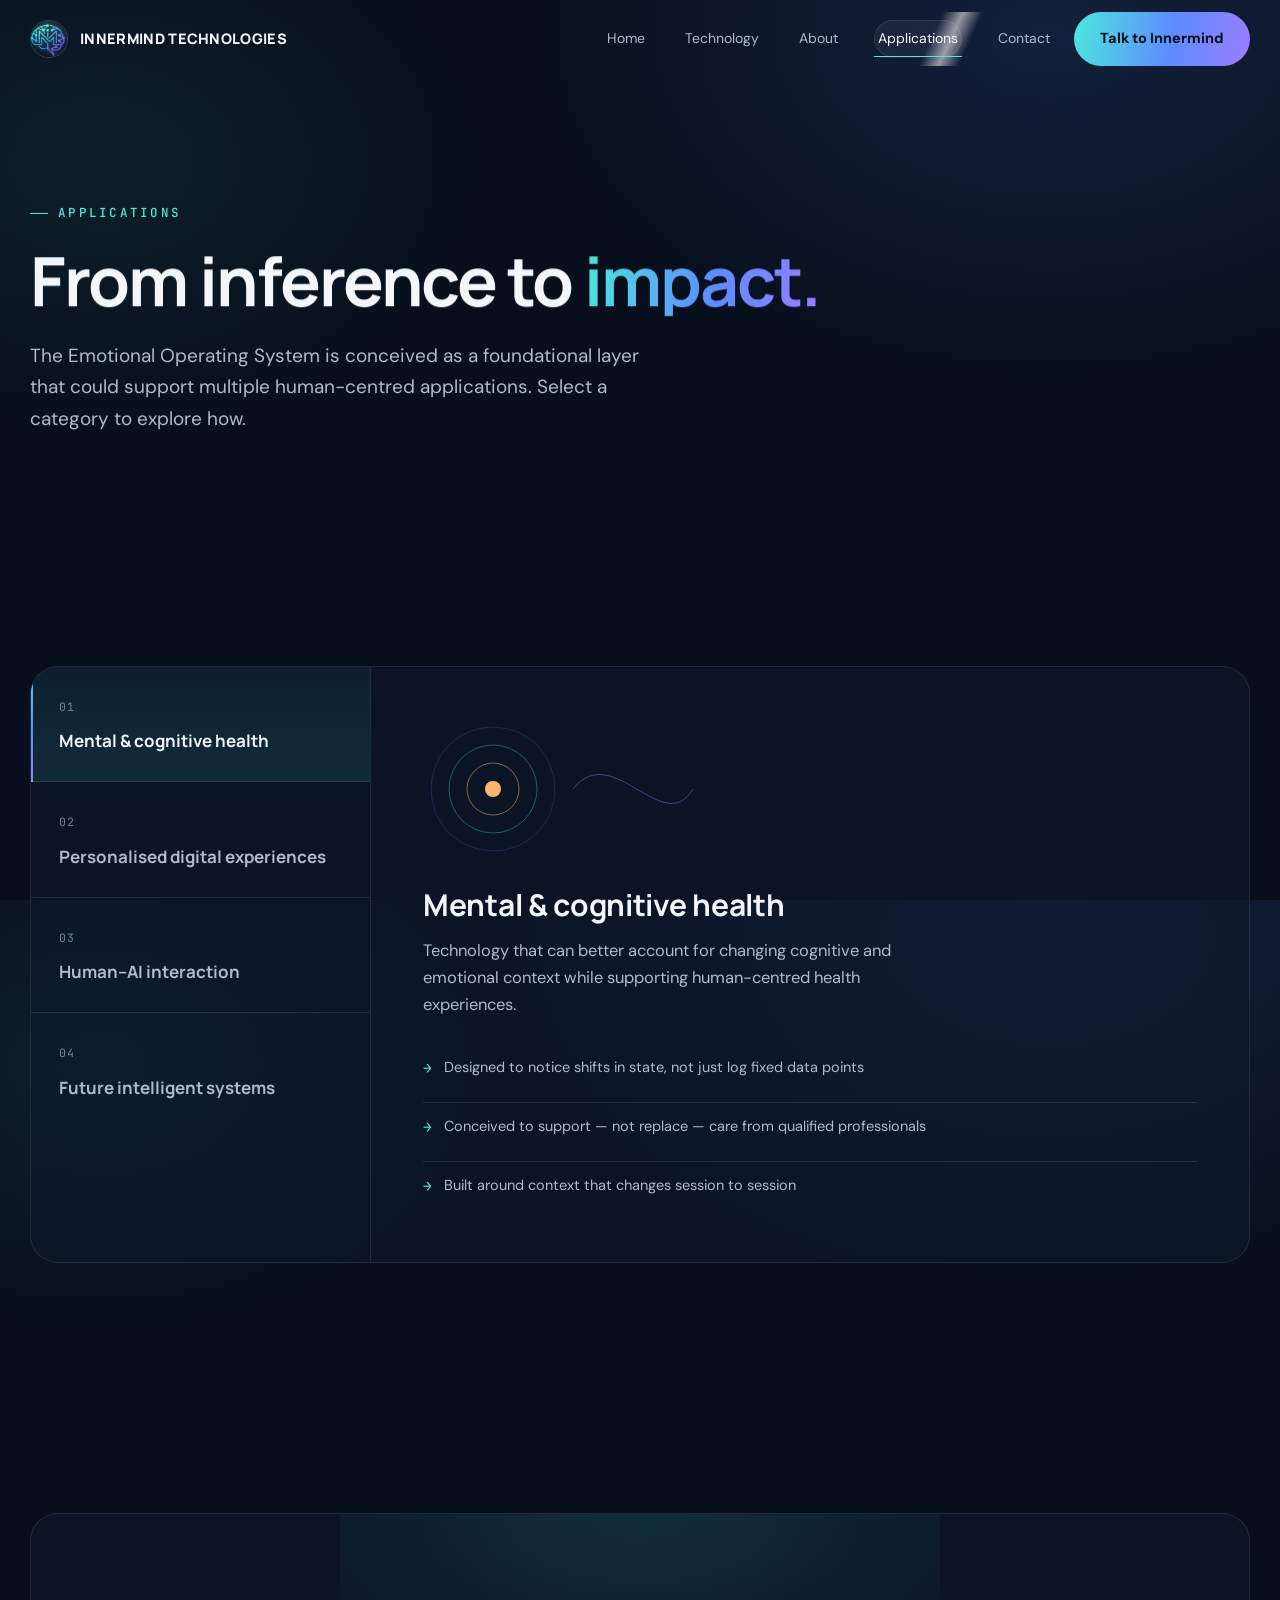
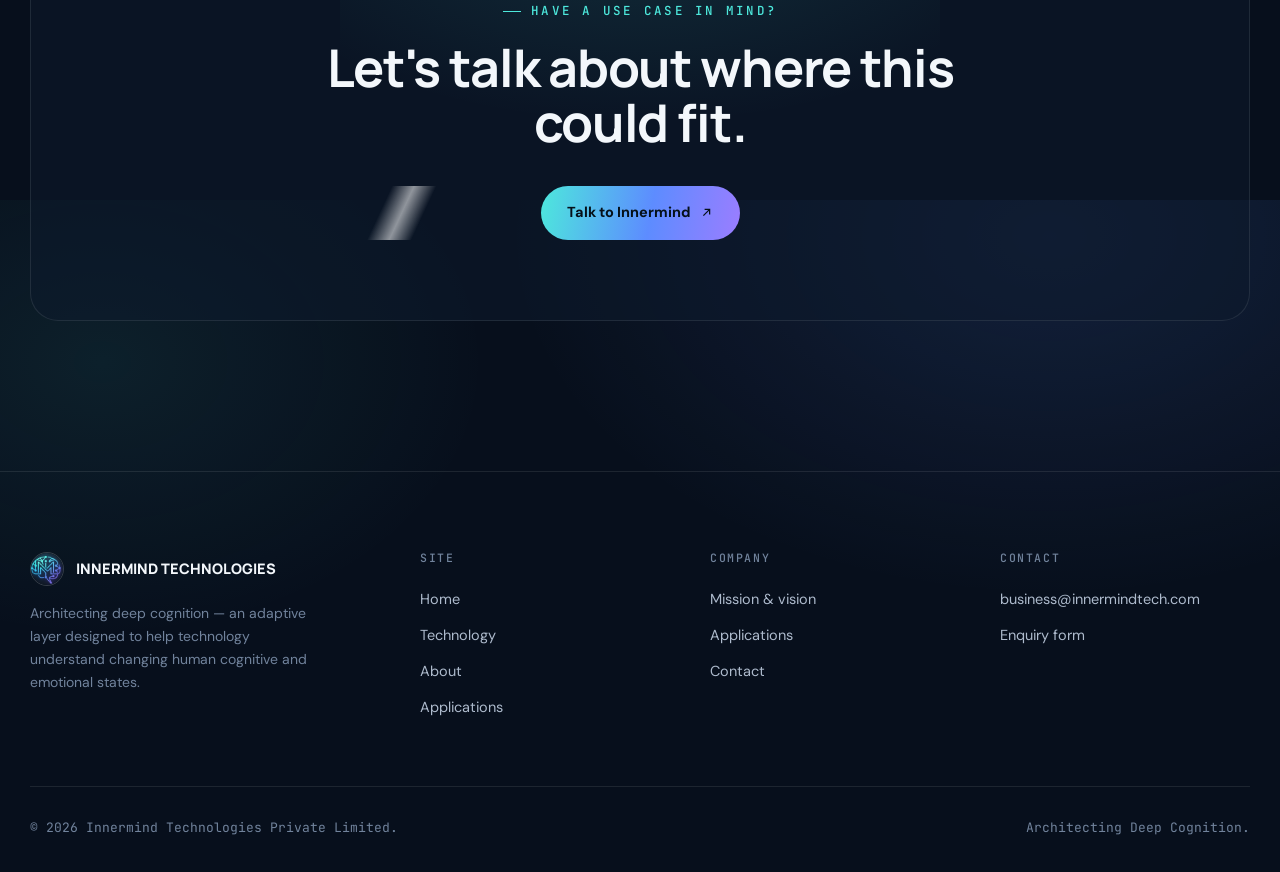
<file: applications.html>
<!doctype html>
<html lang="en">
<head>
<meta charset="utf-8">
<meta name="viewport" content="width=device-width,initial-scale=1">
<title>Applications | Innermind Technologies</title>
<meta name="description" content="Where the Emotional Operating System could apply — from mental and cognitive health to personalised digital experiences, human-AI interaction and future intelligent systems.">
<link rel="canonical" href="https://innermindtech.com/applications.html">
<meta property="og:type" content="website">
<meta property="og:title" content="Applications | Innermind Technologies">
<meta property="og:description" content="From inference to impact — the human-centred applications the Emotional Operating System is conceived to support.">
<meta property="og:url" content="https://innermindtech.com/applications.html">
<meta property="og:image" content="assets/image.png">
<meta name="twitter:card" content="summary">
<meta name="theme-color" content="#070f1c">
<link rel="icon" href="assets/image.png">
<link rel="preconnect" href="https://fonts.googleapis.com">
<link rel="stylesheet" href="styles.css">
</head>
<body>
<a class="skip-link" href="#main">Skip to content</a>

<nav class="nav">
  <div class="container nav-inner">
    <a class="brand" href="index.html">
      <img src="assets/image.png" alt="Innermind Technologies image" width="38" height="38">
      <span>INNERMIND TECHNOLOGIES</span>
    </a>
    <div class="nav-right">
      <div class="nav-links">
        <a href="index.html">Home</a>
        <a href="technology.html">Technology</a>
        <a href="about.html">About</a>
        <a href="applications.html" class="active">Applications</a>
        <a href="contact.html">Contact</a>
      </div>
      <a class="btn primary nav-cta" href="contact.html">Talk to Innermind</a>
      <button class="menu-btn" aria-label="Open menu" aria-expanded="false" aria-controls="mobile-nav"><span></span></button>
    </div>
  </div>
</nav>

<div class="mobile-panel" id="mobile-nav">
  <a href="index.html">Home</a>
  <a href="technology.html">Technology</a>
  <a href="about.html">About</a>
  <a href="applications.html" class="active">Applications</a>
  <a href="contact.html">Contact</a>
  <div class="mp-foot"><a href="mailto:business@innermindtech.com" style="color:inherit;text-decoration:none">business@innermindtech.com</a></div>
</div>

<main id="main">

  <section class="page-hero">
    <div class="container">
      <div class="eyebrow">Applications</div>
      <h1>From inference to <span class="gradient">impact.</span></h1>
      <p class="lead">The Emotional Operating System is conceived as a foundational layer that could support multiple human-centred applications. Select a category to explore how.</p>
    </div>
  </section>

  <section class="section-tight">
    <div class="container">
      <h2 class="sr-only">Application categories</h2>

      <div class="explorer reveal">
        <div class="explorer-tabs" role="tablist" aria-label="Application categories">

          <button class="explorer-tab is-active" role="tab" aria-selected="true" aria-controls="panel-health" id="tab-health" data-target="panel-health" tabindex="0">
            <span class="idx mono">01</span><span class="name">Mental &amp; cognitive health</span>
          </button>
          <button class="explorer-tab" role="tab" aria-selected="false" aria-controls="panel-personal" id="tab-personal" data-target="panel-personal" tabindex="-1">
            <span class="idx mono">02</span><span class="name">Personalised digital experiences</span>
          </button>
          <button class="explorer-tab" role="tab" aria-selected="false" aria-controls="panel-hai" id="tab-hai" data-target="panel-hai" tabindex="-1">
            <span class="idx mono">03</span><span class="name">Human–AI interaction</span>
          </button>
          <button class="explorer-tab" role="tab" aria-selected="false" aria-controls="panel-future" id="tab-future" data-target="panel-future" tabindex="-1">
            <span class="idx mono">04</span><span class="name">Future intelligent systems</span>
          </button>
        </div>

        <div class="explorer-panels">

          <div class="explorer-panel is-active" id="panel-health" role="tabpanel" aria-labelledby="tab-health">
            <svg class="explorer-motif" viewBox="0 0 280 140" aria-hidden="true">
              <circle cx="70" cy="70" r="8" fill="#ffb672"/>
              <circle cx="70" cy="70" r="26" fill="none" stroke="#ffb672" stroke-width="1" opacity=".5"/>
              <circle cx="70" cy="70" r="44" fill="none" stroke="#4de8dc" stroke-width="1" opacity=".35"/>
              <circle cx="70" cy="70" r="62" fill="none" stroke="#5d8cff" stroke-width="1" opacity=".2"/>
              <path d="M150,70 C190,20 240,120 270,70" fill="none" stroke="#9b7dff" stroke-width="1" opacity=".4"/>
            </svg>
            <h3>Mental &amp; cognitive health</h3>
            <p>Technology that can better account for changing cognitive and emotional context while supporting human-centred health experiences.</p>
            <ul class="explorer-list">
              <li>Designed to notice shifts in state, not just log fixed data points</li>
              <li>Conceived to support — not replace — care from qualified professionals</li>
              <li>Built around context that changes session to session</li>
            </ul>
          </div>

          <div class="explorer-panel" id="panel-personal" role="tabpanel" aria-labelledby="tab-personal">
            <svg class="explorer-motif" viewBox="0 0 280 140" aria-hidden="true">
              <path d="M20,70 L100,70" stroke="#4de8dc" stroke-width="1.4"/>
              <path d="M100,70 L180,30" stroke="#5d8cff" stroke-width="1.2" opacity=".8"/>
              <path d="M100,70 L180,70" stroke="#5d8cff" stroke-width="1.2" opacity=".8"/>
              <path d="M100,70 L180,110" stroke="#5d8cff" stroke-width="1.2" opacity=".8"/>
              <path d="M180,30 L260,60" stroke="#9b7dff" stroke-width="1" opacity=".6"/>
              <path d="M180,110 L260,80" stroke="#9b7dff" stroke-width="1" opacity=".6"/>
              <circle cx="20" cy="70" r="4" fill="#ffb672"/>
              <circle cx="100" cy="70" r="4" fill="#4de8dc"/>
              <circle cx="180" cy="30" r="3" fill="#5d8cff"/><circle cx="180" cy="70" r="3" fill="#5d8cff"/><circle cx="180" cy="110" r="3" fill="#5d8cff"/>
              <circle cx="260" cy="60" r="3" fill="#9b7dff"/><circle cx="260" cy="80" r="3" fill="#9b7dff"/>
            </svg>
            <h3>Personalised digital experiences</h3>
            <p>Adaptive systems that can respond to an individual's inferred state rather than relying only on static preferences.</p>
            <ul class="explorer-list">
              <li>Designed to branch based on inferred state, not fixed rules alone</li>
              <li>Conceived to adjust pacing, tone or content as context shifts</li>
              <li>Built to treat personalisation as ongoing, not a one-time setup</li>
            </ul>
          </div>

          <div class="explorer-panel" id="panel-hai" role="tabpanel" aria-labelledby="tab-hai">
            <svg class="explorer-motif" viewBox="0 0 280 140" aria-hidden="true">
              <circle cx="90" cy="70" r="38" fill="none" stroke="#4de8dc" stroke-width="1" opacity=".6"/>
              <circle cx="190" cy="70" r="38" fill="none" stroke="#9b7dff" stroke-width="1" opacity=".6"/>
              <circle cx="90" cy="70" r="5" fill="#4de8dc"/>
              <circle cx="190" cy="70" r="5" fill="#9b7dff"/>
              <path d="M118,58 C135,50 145,50 162,58" fill="none" stroke="#5d8cff" stroke-width="1.2"/>
              <path d="M118,82 C135,90 145,90 162,82" fill="none" stroke="#5d8cff" stroke-width="1.2" opacity=".7"/>
            </svg>
            <h3>Human–AI interaction</h3>
            <p>More context-aware interfaces for interactions in which emotional and cognitive state meaningfully changes the experience.</p>
            <ul class="explorer-list">
              <li>Designed to track state continuously across a conversation or session</li>
              <li>Conceived to adjust response style as engagement changes</li>
              <li>Built around two-way context, not a single static prompt</li>
            </ul>
          </div>

          <div class="explorer-panel" id="panel-future" role="tabpanel" aria-labelledby="tab-future">
            <svg class="explorer-motif" viewBox="0 0 280 140" aria-hidden="true">
              <rect x="30" y="90" width="220" height="1" fill="#ffb672" opacity=".5"/>
              <rect x="45" y="65" width="190" height="1" fill="#4de8dc" opacity=".6"/>
              <rect x="60" y="40" width="160" height="1" fill="#5d8cff" opacity=".7"/>
              <rect x="80" y="16" width="120" height="1" fill="#9b7dff" opacity=".8"/>
              <circle cx="140" cy="90" r="3" fill="#ffb672"/>
              <circle cx="140" cy="65" r="3" fill="#4de8dc"/>
              <circle cx="140" cy="40" r="3" fill="#5d8cff"/>
              <circle cx="140" cy="16" r="3" fill="#9b7dff"/>
            </svg>
            <h3>Future intelligent systems</h3>
            <p>A foundational layer that could enable new categories of state-aware applications across consumer and institutional environments.</p>
            <ul class="explorer-list">
              <li>Designed as infrastructure other systems could be built on</li>
              <li>Conceived to generalise across domains, not one narrow use case</li>
              <li>Built with the understanding that this layer is still being developed</li>
            </ul>
          </div>

        </div>
      </div>

    </div>
  </section>

  <section>
    <div class="container">
      <div class="cta-band reveal">
        <div class="eyebrow" style="justify-content:center">Have a use case in mind?</div>
        <h2 style="margin-top:18px">Let's talk about where this could fit.</h2>
        <div class="buttons">
          <a class="btn primary" href="contact.html">Talk to Innermind
            <svg viewBox="0 0 24 24" fill="none" stroke="currentColor" stroke-width="2" aria-hidden="true"><path d="M7 17L17 7M9 7h8v8"/></svg>
          </a>
        </div>
      </div>
    </div>
  </section>

</main>

<footer>
  <div class="container">
    <div class="footer-grid">
      <div>
        <div class="footer-brand">
          <img src="assets/image.png" alt="Innermind Technologies image" width="34" height="34">
          <span>INNERMIND TECHNOLOGIES</span>
        </div>
        <p class="footer-blurb">Architecting deep cognition — an adaptive layer designed to help technology understand changing human cognitive and emotional states.</p>
      </div>
      <div class="footer-col">
        <h4>Site</h4>
        <a href="index.html">Home</a>
        <a href="technology.html">Technology</a>
        <a href="about.html">About</a>
        <a href="applications.html">Applications</a>
      </div>
      <div class="footer-col">
        <h4>Company</h4>
        <a href="about.html">Mission &amp; vision</a>
        <a href="applications.html">Applications</a>
        <a href="contact.html">Contact</a>
      </div>
      <div class="footer-col">
        <h4>Contact</h4>
        <a href="mailto:business@innermindtech.com">business@innermindtech.com</a>
        <a href="contact.html">Enquiry form</a>
      </div>
    </div>
    <div class="footer-bottom">
      <span>© <span data-year></span> Innermind Technologies Private Limited.</span>
      <span>Architecting Deep Cognition.</span>
    </div>
  </div>
</footer>

<script src="script.js" defer></script>
</body>
</html>
</file>
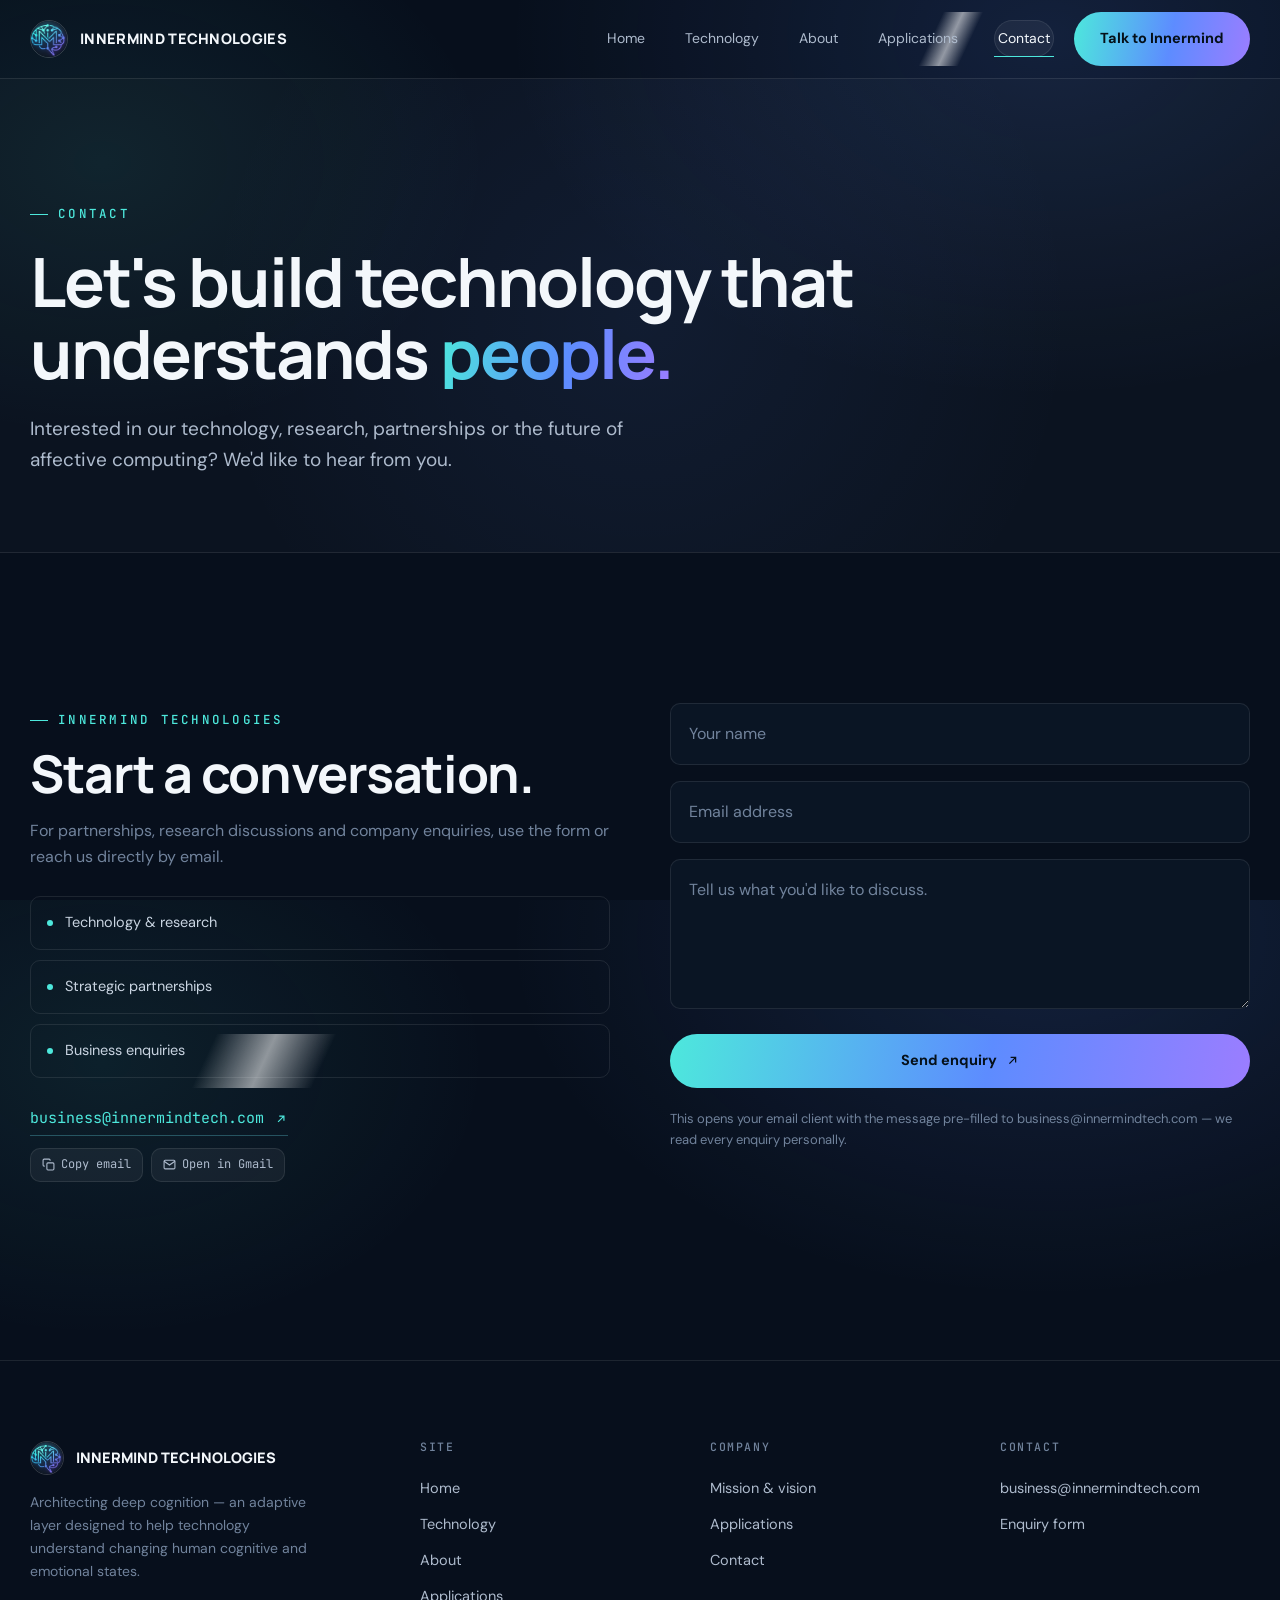
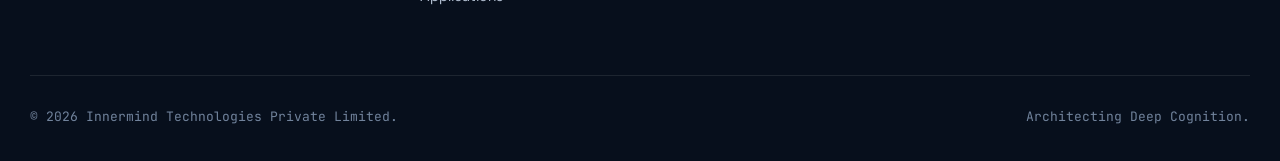
<file: contact.html>
<!doctype html>
<html lang="en">
<head>
<meta charset="utf-8">
<meta name="viewport" content="width=device-width,initial-scale=1">
<title>Contact | Innermind Technologies</title>
<meta name="description" content="Get in touch with Innermind Technologies about research, partnerships or the future of affective computing.">
<link rel="canonical" href="https://innermindtech.com/contact.html">
<meta property="og:type" content="website">
<meta property="og:title" content="Contact | Innermind Technologies">
<meta property="og:description" content="Interested in our technology, research, partnerships or the future of affective computing? We'd like to hear from you.">
<meta property="og:url" content="https://innermindtech.com/contact.html">
<meta property="og:image" content="assets/image.png">
<meta name="twitter:card" content="summary">
<meta name="theme-color" content="#070f1c">
<link rel="icon" href="assets/image.png">
<link rel="preconnect" href="https://fonts.googleapis.com">
<link rel="stylesheet" href="styles.css">
</head>
<body>
<a class="skip-link" href="#main">Skip to content</a>

<nav class="nav">
  <div class="container nav-inner">
    <a class="brand" href="index.html">
      <img src="assets/image.png" alt="Innermind Technologies image" width="38" height="38">
      <span>INNERMIND TECHNOLOGIES</span>
    </a>
    <div class="nav-right">
      <div class="nav-links">
        <a href="index.html">Home</a>
        <a href="technology.html">Technology</a>
        <a href="about.html">About</a>
        <a href="applications.html">Applications</a>
        <a href="contact.html" class="active">Contact</a>
      </div>
      <a class="btn primary nav-cta" href="contact.html">Talk to Innermind</a>
      <button class="menu-btn" aria-label="Open menu" aria-expanded="false" aria-controls="mobile-nav"><span></span></button>
    </div>
  </div>
</nav>

<div class="mobile-panel" id="mobile-nav">
  <a href="index.html">Home</a>
  <a href="technology.html">Technology</a>
  <a href="about.html">About</a>
  <a href="applications.html">Applications</a>
  <a href="contact.html" class="active">Contact</a>
  <div class="mp-foot"><a href="mailto:business@innermindtech.com" style="color:inherit;text-decoration:none">business@innermindtech.com</a></div>
</div>

<main id="main">

  <section class="page-hero band">
    <div class="container">
      <div class="eyebrow">Contact</div>
      <h1>Let's build technology that understands <span class="gradient">people.</span></h1>
      <p class="lead">Interested in our technology, research, partnerships or the future of affective computing? We'd like to hear from you.</p>
    </div>
  </section>

  <section>
    <div class="container contact">
      <div class="contact-info reveal">
        <div class="eyebrow">Innermind Technologies</div>
        <h2 style="margin-top:16px">Start a conversation.</h2>
        <p class="muted" style="margin-top:16px">For partnerships, research discussions and company enquiries, use the form or reach us directly by email.</p>
        <div class="list">
          <div>Technology &amp; research</div>
          <div>Strategic partnerships</div>
          <div>Business enquiries</div>
        </div>
        <div class="contact-email-wrapper">
          <a class="contact-email" id="business-email-link" href="mailto:business@innermindtech.com?subject=Enquiry%20%E2%80%94%20Innermind%20Technologies" title="Click to open your mailbox or email app">
            business@innermindtech.com
            <svg width="14" height="14" viewBox="0 0 24 24" fill="none" stroke="currentColor" stroke-width="2" aria-hidden="true"><path d="M7 17L17 7M9 7h8v8"/></svg>
          </a>
          <div class="contact-email-options">
            <button type="button" class="copy-email-btn" id="copy-email-btn" aria-label="Copy business email" title="Copy to clipboard">
              <svg width="13" height="13" viewBox="0 0 24 24" fill="none" stroke="currentColor" stroke-width="2"><rect x="9" y="9" width="13" height="13" rx="2" ry="2"></rect><path d="M5 15H4a2 2 0 0 1-2-2V4a2 2 0 0 1 2-2h9a2 2 0 0 1 2 2v1"></path></svg>
              <span>Copy email</span>
            </button>
            <a class="webmail-btn" href="https://mail.google.com/mail/?view=cm&fs=1&to=business@innermindtech.com&su=Enquiry%20%E2%80%94%20Innermind%20Technologies" target="_blank" rel="noopener noreferrer" title="Open directly in Gmail">
              <svg width="13" height="13" viewBox="0 0 24 24" fill="none" stroke="currentColor" stroke-width="2"><path d="M4 4h16c1.1 0 2 .9 2 2v12c0 1.1-.9 2-2 2H4c-1.1 0-2-.9-2-2V6c0-1.1.9-2 2-2z"></path><polyline points="22,6 12,13 2,6"></polyline></svg>
              <span>Open in Gmail</span>
            </a>
          </div>
          <span class="copy-toast" id="copy-toast" role="status" aria-live="polite"></span>
        </div>
      </div>

      <form id="contact-form" action="mailto:business@innermindtech.com" method="get" class="reveal">
        <div class="field">
          <label class="sr-only" for="cf-name">Your name</label>
          <input id="cf-name" name="name" placeholder="Your name" required autocomplete="name">
        </div>
        <div class="field">
          <label class="sr-only" for="cf-email">Email address</label>
          <input id="cf-email" name="email" type="email" placeholder="Email address" required autocomplete="email">
        </div>
        <div class="field">
          <label class="sr-only" for="cf-message">Your message</label>
          <textarea id="cf-message" name="message" placeholder="Tell us what you'd like to discuss." required></textarea>
        </div>
        <button class="btn primary" type="submit">Send enquiry
          <svg viewBox="0 0 24 24" fill="none" stroke="currentColor" stroke-width="2"><path d="M7 17L17 7M9 7h8v8"/></svg>
        </button>
        <p class="form-note">This opens your email client with the message pre-filled to business@innermindtech.com — we read every enquiry personally.</p>
        <div class="form-feedback" id="form-feedback" style="display:none"></div>
      </form>
    </div>
  </section>

</main>

<footer>
  <div class="container">
    <div class="footer-grid">
      <div>
        <div class="footer-brand">
          <img src="assets/image.png" alt="Innermind Technologies image" width="34" height="34">
          <span>INNERMIND TECHNOLOGIES</span>
        </div>
        <p class="footer-blurb">Architecting deep cognition — an adaptive layer designed to help technology understand changing human cognitive and emotional states.</p>
      </div>
      <div class="footer-col">
        <h4>Site</h4>
        <a href="index.html">Home</a>
        <a href="technology.html">Technology</a>
        <a href="about.html">About</a>
        <a href="applications.html">Applications</a>
      </div>
      <div class="footer-col">
        <h4>Company</h4>
        <a href="about.html">Mission &amp; vision</a>
        <a href="applications.html">Applications</a>
        <a href="contact.html">Contact</a>
      </div>
      <div class="footer-col">
        <h4>Contact</h4>
        <a href="mailto:business@innermindtech.com">business@innermindtech.com</a>
        <a href="contact.html">Enquiry form</a>
      </div>
    </div>
    <div class="footer-bottom">
      <span>© <span data-year></span> Innermind Technologies Private Limited.</span>
      <span>Architecting Deep Cognition.</span>
    </div>
  </div>
</footer>

<script src="script.js" defer></script>
</body>
</html>
</file>
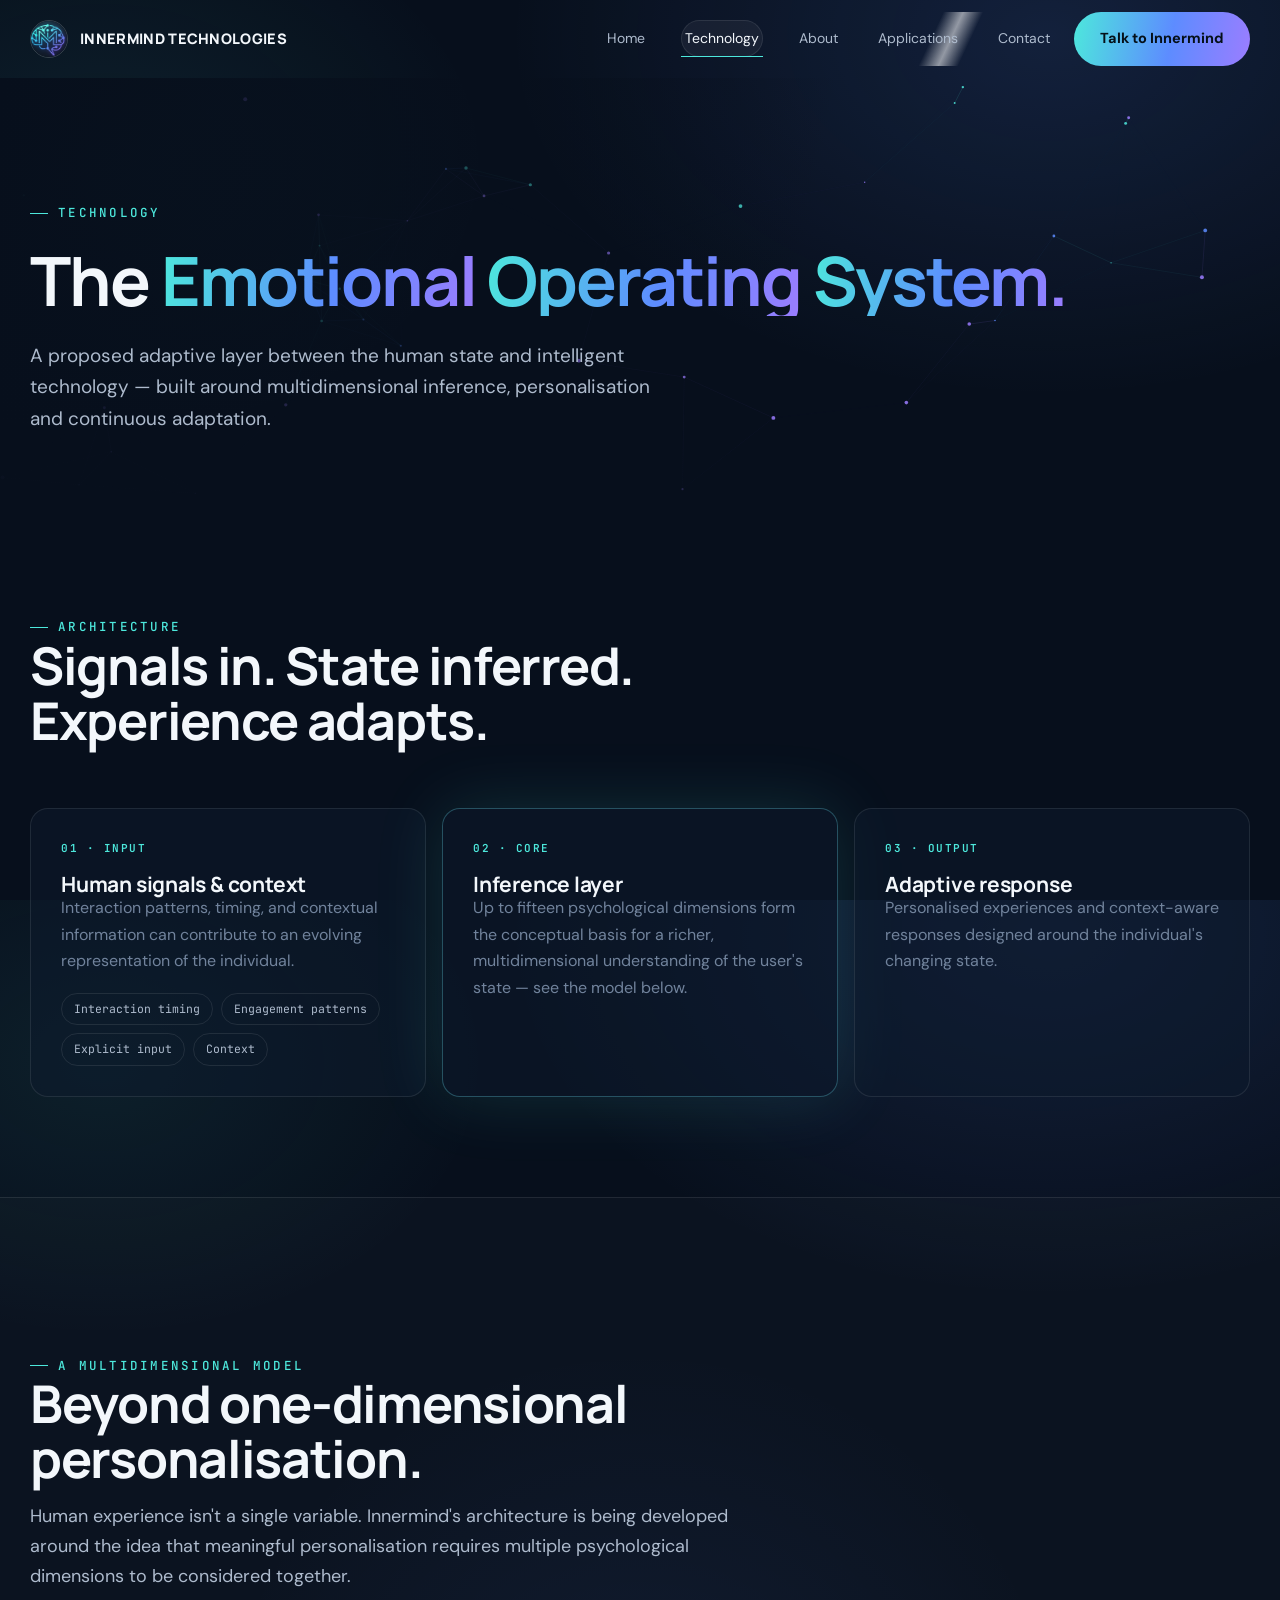
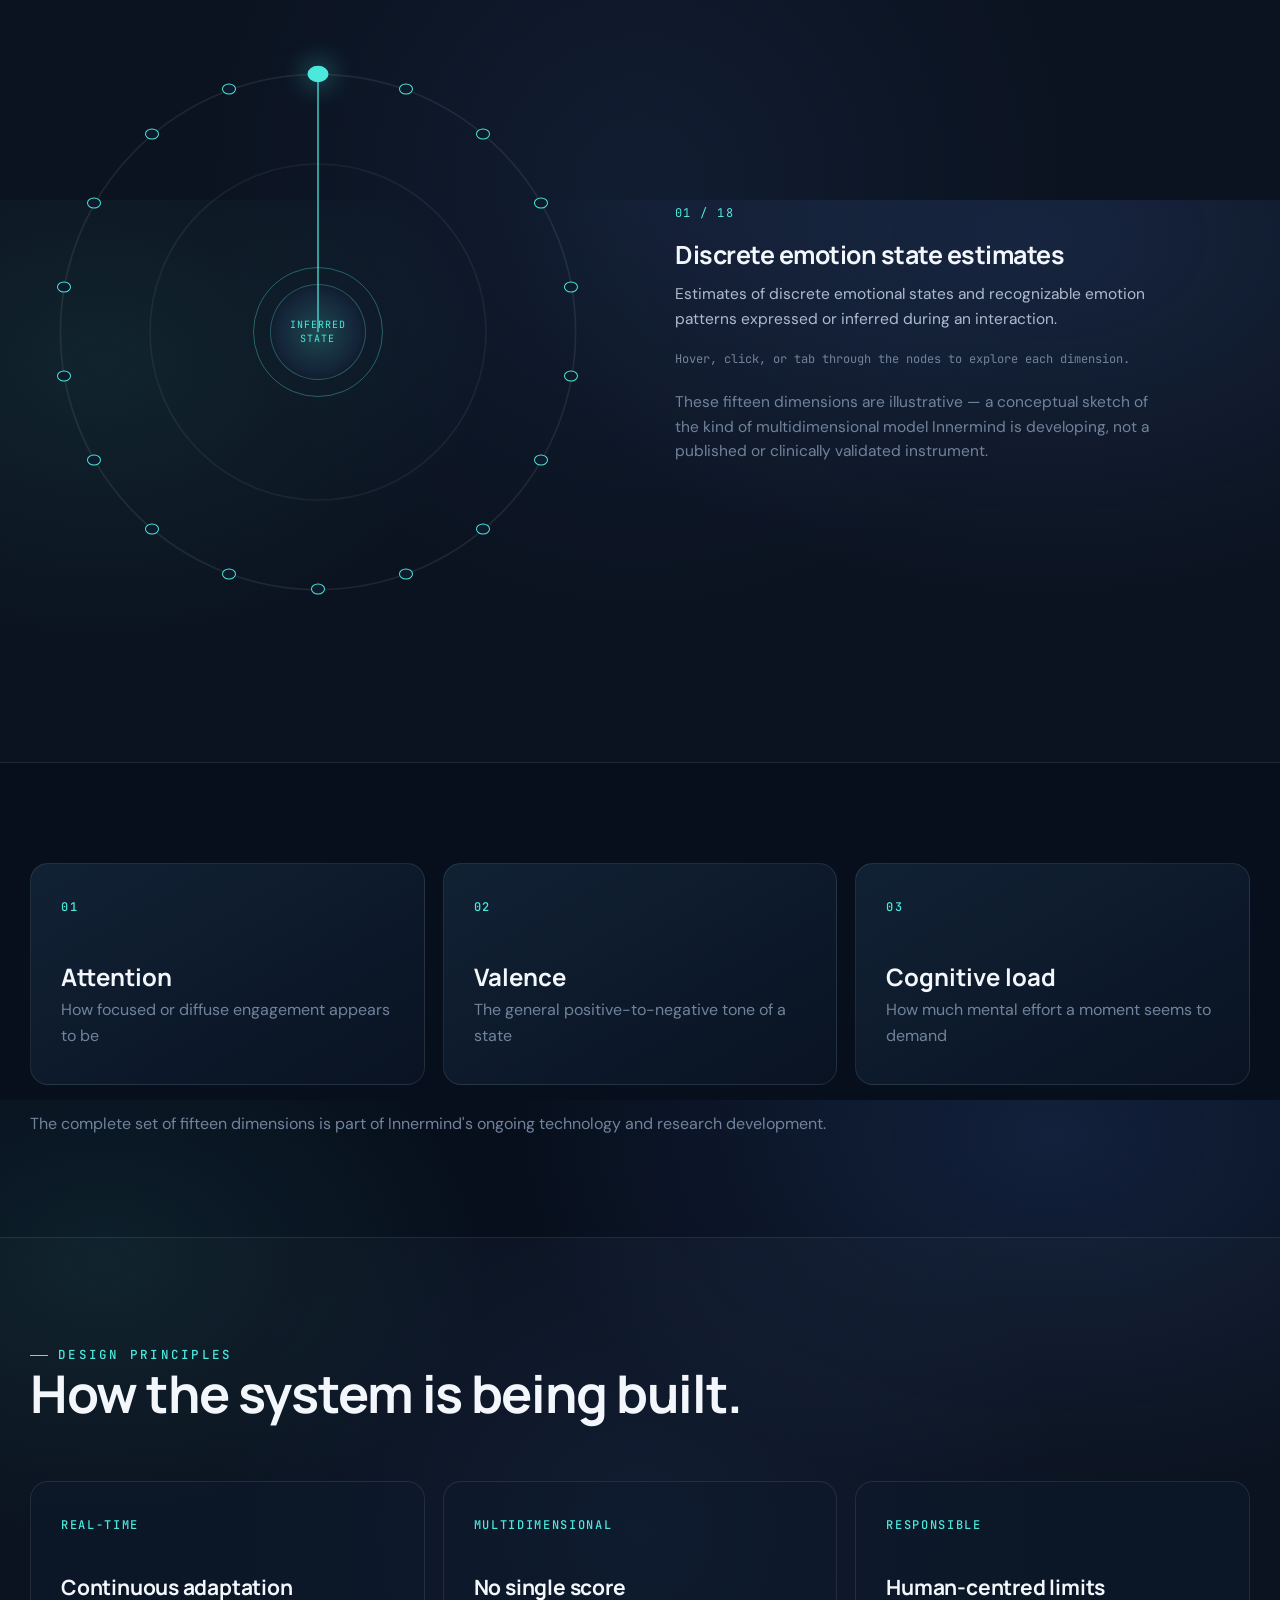
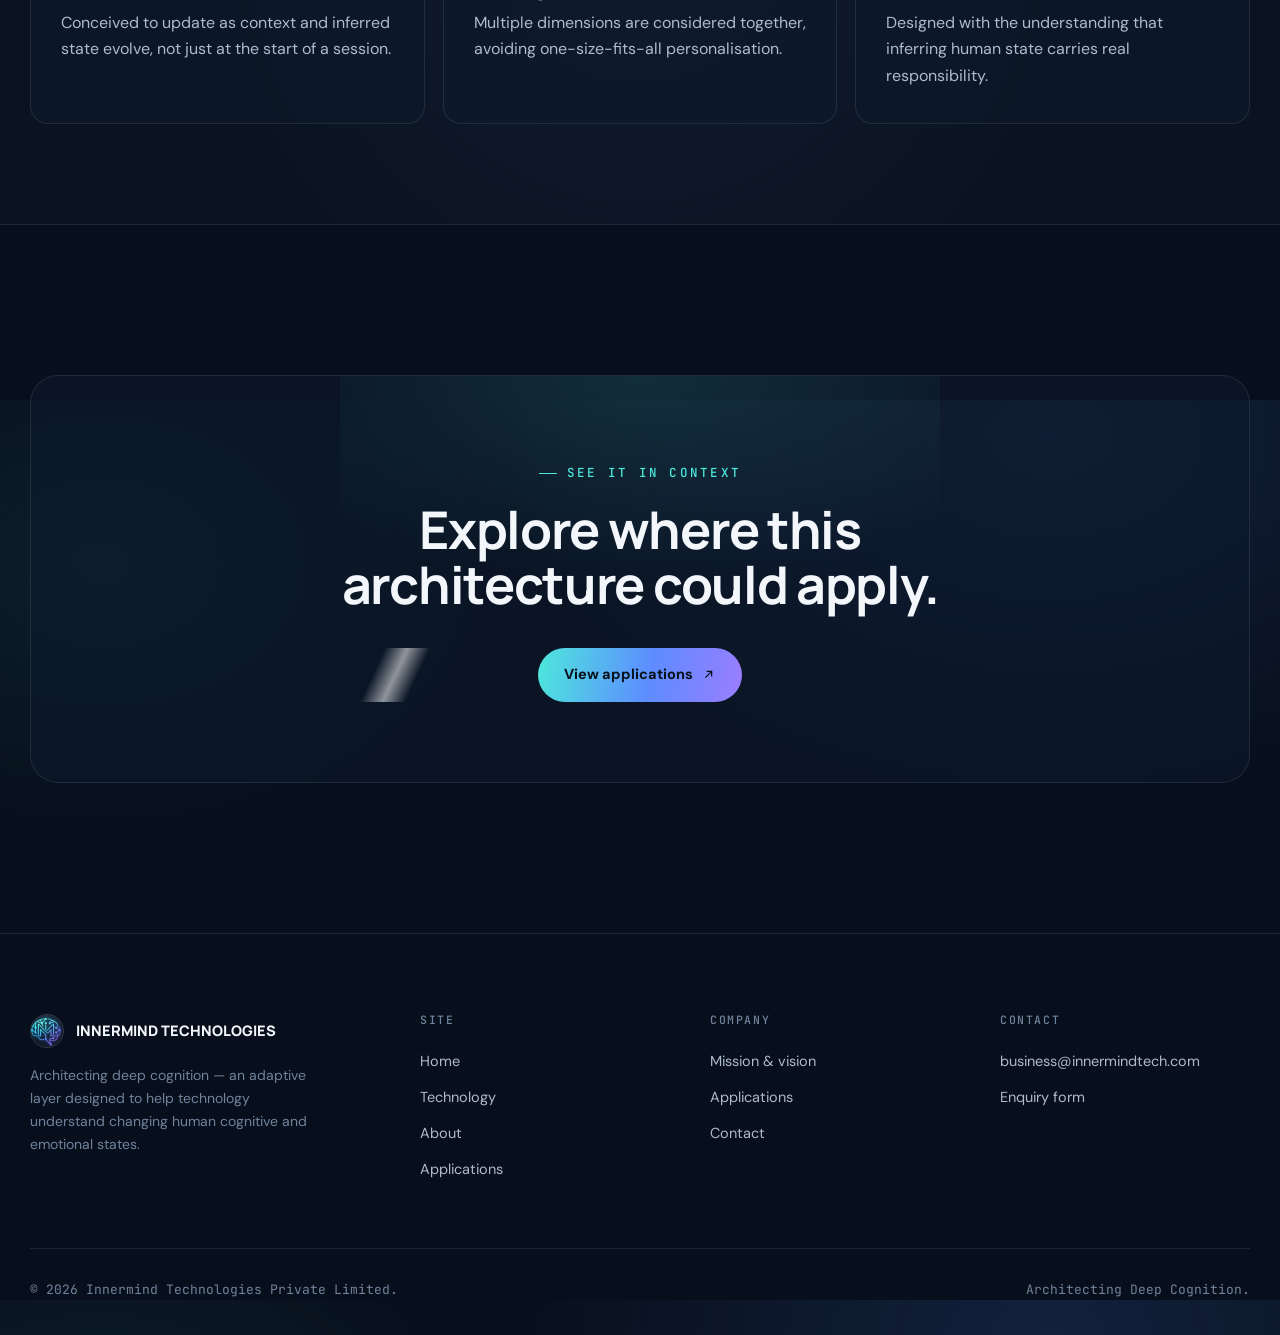
<file: technology.html>
<!doctype html>
<html lang="en">

<head>
  <meta charset="utf-8">
  <meta name="viewport" content="width=device-width,initial-scale=1">
  <title>Technology — The Emotional Operating System | Innermind Technologies</title>
  <meta name="description"
    content="Inside the Emotional Operating System: how Innermind Technologies is designing an inference layer around human signals, a multidimensional psychological model, and adaptive response.">
  <link rel="canonical" href="https://innermindtech.com/technology.html">
  <meta property="og:type" content="website">
  <meta property="og:title" content="Technology — The Emotional Operating System | Innermind Technologies">
  <meta property="og:description"
    content="An inference layer built around up to fifteen psychological dimensions — designed for adaptive, human-aware computing.">
  <meta property="og:url" content="https://innermindtech.com/technology.html">
  <meta property="og:image" content="assets/image.png">
  <meta name="twitter:card" content="summary">
  <meta name="theme-color" content="#070f1c">
  <link rel="icon" href="assets/image.png">
  <link rel="preconnect" href="https://fonts.googleapis.com">
  <link rel="stylesheet" href="styles.css">
</head>

<body>
  <a class="skip-link" href="#main">Skip to content</a>

  <nav class="nav">
    <div class="container nav-inner">
      <a class="brand" href="index.html">
        <img src="assets/image.png" alt="Innermind Technologies image" width="38" height="38">
        <span>INNERMIND TECHNOLOGIES</span>
      </a>
      <div class="nav-right">
        <div class="nav-links">
          <a href="index.html">Home</a>
          <a href="technology.html" class="active">Technology</a>
          <a href="about.html">About</a>
          <a href="applications.html">Applications</a>
          <a href="contact.html">Contact</a>
        </div>
        <a class="btn primary nav-cta" href="contact.html">Talk to Innermind</a>
        <button class="menu-btn" aria-label="Open menu" aria-expanded="false"
          aria-controls="mobile-nav"><span></span></button>
      </div>
    </div>
  </nav>

  <div class="mobile-panel" id="mobile-nav">
    <a href="index.html">Home</a>
    <a href="technology.html" class="active">Technology</a>
    <a href="about.html">About</a>
    <a href="applications.html">Applications</a>
    <a href="contact.html">Contact</a>
    <div class="mp-foot">business@innermindtech.com</div>
  </div>

  <main id="main">

    <section class="page-hero">
      <div class="hero-field" aria-hidden="true"></div>
      <div class="container">
        <div class="eyebrow">Technology</div>
        <h1>The <span class="gradient">Emotional Operating System.</span></h1>
        <p class="lead">A proposed adaptive layer between the human state and intelligent technology — built around
          multidimensional inference, personalisation and continuous adaptation.</p>
      </div>
    </section>

    <!-- ARCHITECTURE -->
    <section class="section-tight">
      <div class="container">
        <div class="section-head reveal">
          <div class="eyebrow">Architecture</div>
          <h2>Signals in. State inferred. Experience adapts.</h2>
        </div>
        <div class="tech-diagram reveal-group">
          <div class="tech-box reveal">
            <small>01 · Input</small>
            <h3>Human signals &amp; context</h3>
            <p class="muted">Interaction patterns, timing, and contextual information can contribute to an evolving
              representation of the individual.</p>
            <div class="signal-chips">
              <span>Interaction timing</span><span>Engagement patterns</span><span>Explicit
                input</span><span>Context</span>
            </div>
          </div>
          <div class="tech-box main reveal">
            <small>02 · Core</small>
            <h3>Inference layer</h3>
            <p class="muted">Up to fifteen psychological dimensions form the conceptual basis for a richer,
              multidimensional understanding of the user's state — see the model below.</p>
          </div>
          <div class="tech-box reveal">
            <small>03 · Output</small>
            <h3>Adaptive response</h3>
            <p class="muted">Personalised experiences and context-aware responses designed around the individual's
              changing state.</p>
          </div>
        </div>
      </div>
    </section>

    <!-- DIMENSIONS CONSTELLATION -->
    <section class="band" id="dimensions">
      <div class="container">
        <div class="section-head reveal">
          <div class="eyebrow">A multidimensional model</div>
          <h2>Beyond one-dimensional personalisation.</h2>
          <p>Human experience isn't a single variable. Innermind's architecture is being developed around the idea that
            meaningful personalisation requires multiple psychological dimensions to be considered together.</p>
        </div>

        <div class="dims">
          <div class="constellation reveal" role="group"
            aria-label="Fifteen conceptual psychological dimensions — hover or focus a node to read its description">
            <div class="constellation-ring" aria-hidden="true">
              <svg viewBox="0 0 100 100">
                <circle cx="50" cy="50" r="46" fill="none" stroke="rgba(255,255,255,.08)" stroke-width="0.3" />
                <circle cx="50" cy="50" r="30" fill="none" stroke="rgba(255,255,255,.06)" stroke-width="0.3" />
              </svg>
            </div>
            <div class="constellation-core"><span>Inferred<br>state</span></div>
          </div>

          <div class="dim-panel reveal">
            <span class="index mono" data-dim-index>01 / 15</span>
            <h3 data-dim-name>—</h3>
            <p data-dim-desc>—</p>
            <span class="dim-hint">Hover, click, or tab through the nodes to explore each dimension.</span>
            <p class="dims-caption">These fifteen dimensions are illustrative — a conceptual sketch of the kind of
              multidimensional model Innermind is developing, not a published or clinically validated instrument.</p>
          </div>
        </div>
      </div>
    </section>

    <!-- DETAIL: three example dimensions -->
    <section class="section-tight">
      <div class="container">
        <div class="grid reveal-group">
          <div class="card dimension reveal"><span class="number">01</span><strong>Attention</strong><span
              class="muted">How focused or diffuse engagement appears to be</span></div>
          <div class="card dimension reveal"><span class="number">02</span><strong>Valence</strong><span
              class="muted">The general positive-to-negative tone of a state</span></div>
          <div class="card dimension reveal"><span class="number">03</span><strong>Cognitive load</strong><span
              class="muted">How much mental effort a moment seems to demand</span></div>
        </div>
        <p class="muted" style="margin-top:26px">The complete set of fifteen dimensions is part of Innermind's ongoing
          technology and research development.</p>
      </div>
    </section>

    <!-- PRINCIPLES -->
    <section class="band section-tight">
      <div class="container">
        <div class="section-head reveal">
          <div class="eyebrow">Design principles</div>
          <h2>How the system is being built.</h2>
        </div>
        <div class="grid reveal-group">
          <div class="card reveal"><span class="number">REAL-TIME</span>
            <h3>Continuous adaptation</h3>
            <p>Conceived to update as context and inferred state evolve, not just at the start of a session.</p>
          </div>
          <div class="card reveal"><span class="number">MULTIDIMENSIONAL</span>
            <h3>No single score</h3>
            <p>Multiple dimensions are considered together, avoiding one-size-fits-all personalisation.</p>
          </div>
          <div class="card reveal"><span class="number">RESPONSIBLE</span>
            <h3>Human-centred limits</h3>
            <p>Designed with the understanding that inferring human state carries real responsibility.</p>
          </div>
        </div>
      </div>
    </section>

    <section>
      <div class="container">
        <div class="cta-band reveal">
          <div class="eyebrow" style="justify-content:center">See it in context</div>
          <h2 style="margin-top:18px">Explore where this architecture could apply.</h2>
          <div class="buttons">
            <a class="btn primary" href="applications.html">View applications
              <svg viewBox="0 0 24 24" fill="none" stroke="currentColor" stroke-width="2" aria-hidden="true">
                <path d="M7 17L17 7M9 7h8v8" />
              </svg>
            </a>
          </div>
        </div>
      </div>
    </section>

  </main>

  <footer>
    <div class="container">
      <div class="footer-grid">
        <div>
          <div class="footer-brand">
            <img src="assets/image.png" alt="Innermind Technologies image" width="34" height="34">
            <span>INNERMIND TECHNOLOGIES</span>
          </div>
          <p class="footer-blurb">Architecting deep cognition — an adaptive layer designed to help technology understand
            changing human cognitive and emotional states.</p>
        </div>
        <div class="footer-col">
          <h4>Site</h4>
          <a href="index.html">Home</a>
          <a href="technology.html">Technology</a>
          <a href="about.html">About</a>
          <a href="applications.html">Applications</a>
        </div>
        <div class="footer-col">
          <h4>Company</h4>
          <a href="about.html">Mission &amp; vision</a>
          <a href="applications.html">Applications</a>
          <a href="contact.html">Contact</a>
        </div>
        <div class="footer-col">
          <h4>Contact</h4>
          <a href="mailto:business@innermindtech.com">business@innermindtech.com</a>
          <a href="contact.html">Enquiry form</a>
        </div>
      </div>
      <div class="footer-bottom">
        <span>© <span data-year></span> Innermind Technologies Private Limited.</span>
        <span>Architecting Deep Cognition.</span>
      </div>
    </div>
  </footer>

  <script>
  window.INNERMIND_DIMENSIONS = [
    {
      name: "Discrete emotion state estimates",
      desc: "Estimates of discrete emotional states and recognizable emotion patterns expressed or inferred during an interaction."
    },
    {
      name: "Cognitive load and effort estimates",
      desc: "Estimates of the mental effort and cognitive demands associated with processing information or performing a task."
    },
    {
      name: "Affective valence, arousal, and perceived control estimates",
      desc: "Estimates of emotional positivity or negativity, activation intensity, and perceived control over a situation."
    },
    {
      name: "Situational stress estimate",
      desc: "An estimate of apparent situational stress and indicators of pressure or strain during an interaction."
    },
    {
      name: "Interpersonal rapport estimate and behavioral synchrony indicators",
      desc: "Estimates of interpersonal rapport and observable behavioral synchrony, including coordination in conversational timing and interaction patterns."
    },
    {
      name: "State cognitive rigidity and rumination estimates",
      desc: "Estimates of momentary cognitive rigidity, repetitive thinking, and difficulty shifting away from recurring thoughts or perspectives."
    },
    {
      name: "Emotion-related appraisal estimates",
      desc: "Estimates of how a person appears to evaluate events, interpret their significance, and respond emotionally to perceived circumstances."
    },
    {
      name: "Social withdrawal tendency estimate",
      desc: "An estimate of apparent withdrawal from social interaction, reduced participation, or diminished interpersonal engagement."
    },
    {
      name: "Task and interaction engagement estimates",
      desc: "Estimates of apparent attention, participation, persistence, and involvement in a task or interpersonal interaction."
    },
    {
      name: "Subjective fatigue estimate",
      desc: "An estimate of apparent or self-reported fatigue, including perceived tiredness and reduced energy during an activity."
    },
    {
      name: "Task and interaction disengagement estimates",
      desc: "Estimates of reduced participation, declining involvement, or apparent disengagement from a task or social interaction."
    },
    {
      name: "Interactional dominance estimate",
      desc: "An estimate of the relative influence or control a person appears to exert over conversational turns, interaction direction, and participation."
    },
    {
      name: "Mood regulation process estimates",
      desc: "Estimates of apparent mood regulation processes, including changes in emotional expression and responses to emotional experiences."
    },
    {
      name: "Situational anxiety estimate",
      desc: "An estimate of apparent or self-reported anxiety associated with a particular situation, interaction, or task."
    },
    {
      name: "Dimensional affective state profile",
      desc: "A multidimensional profile of inferred affective states, including emotional valence, arousal, and other relevant affective characteristics."
    },
    {
      name: "Social perception appraisal estimates",
      desc: "Estimates of how a person appears to interpret social cues, evaluate interpersonal situations, and form impressions of others."
    },
    {
      name: "Positive expressive behavior indicators and interactional openness estimate",
      desc: "Indicators of positive expressive behavior and an estimate of apparent openness to interaction, reciprocal engagement, and social exchange."
    },
    {
      name: "Interaction readiness and dyadic orientation estimates",
      desc: "Estimates of apparent readiness to engage in an interaction and orientation toward the other participant, including reciprocal engagement tendencies."
    }
  ];
</script>
  <script src="script.js" defer></script>
</body>

</html>
</file>
<file: styles.css>
/* =================================================================
   INNERMIND TECHNOLOGIES — DESIGN SYSTEM
   Architecting Deep Cognition.
   ================================================================= */

@import url('https://fonts.googleapis.com/css2?family=DM+Sans:ital,wght@0,400;0,500;0,600;0,700;1,400&family=Manrope:wght@400;500;600;700;800&family=JetBrains+Mono:wght@400;500;600&display=swap');

/* ---------- 1. TOKENS ---------- */
:root{
  /* surfaces */
  --void:#04080f;
  --bg:#070f1c;
  --bg-soft:#0a1524;
  --panel:#0d1b2d;
  --panel-hover:#12233a;
  --glass:rgba(13,27,45,.55);

  /* text */
  --text:#f3f7fb;
  --text-soft:#aebbcd;
  --text-mute:#71839c;

  /* borders */
  --line:rgba(255,255,255,.09);
  --line-strong:rgba(255,255,255,.18);
  --line-signal:rgba(90,196,209,.35);

  /* signal palette — cool = computational, warm = human */
  --cyan:#4de8dc;
  --blue:#5d8cff;
  --violet:#9b7dff;
  --amber:#ffb672;
  --grad-signal:linear-gradient(100deg,var(--cyan),var(--blue) 55%,var(--violet));
  --grad-warm:linear-gradient(100deg,var(--amber),#ff8fa3);

  /* elevation / glow */
  --glow-cyan:0 0 70px rgba(77,232,220,.14);
  --glow-blue:0 0 70px rgba(93,140,255,.14);
  --shadow-card:0 24px 60px -30px rgba(0,0,0,.65);

  /* type scale */
  --font-display:'Manrope',sans-serif;
  --font-body:'DM Sans',sans-serif;
  --font-mono:'JetBrains Mono',monospace;

  /* motion */
  --ease:cubic-bezier(.16,.8,.24,1);
  --ease-out:cubic-bezier(.22,1,.36,1);
  --dur-fast:180ms;
  --dur-med:460ms;
  --dur-slow:900ms;

  /* layout */
  --max:1220px;
  --max-narrow:840px;
  --nav-h:78px;
  --radius-sm:10px;
  --radius-md:18px;
  --radius-lg:28px;
  --radius-full:999px;
}

/* ---------- 2. RESET / BASE ---------- */
*,*::before,*::after{box-sizing:border-box}
*{margin:0}
html{scroll-behavior:smooth;-webkit-text-size-adjust:100%}
html,body{height:100%}
body{
  background:
    radial-gradient(ellipse 900px 600px at 82% 4%, rgba(93,140,255,.14), transparent 60%),
    radial-gradient(ellipse 700px 500px at 8% 18%, rgba(77,232,220,.08), transparent 55%),
    var(--bg);
  color:var(--text);
  font-family:var(--font-body);
  font-size:16px;
  line-height:1.65;
  -webkit-font-smoothing:antialiased;
  overflow-x:clip;
}
img,svg{display:block;max-width:100%}
a{color:inherit;text-decoration:none}
button{font:inherit;color:inherit;background:none;border:0;cursor:pointer}
input,textarea{font:inherit}
ul{list-style:none;padding:0}
h1,h2,h3,h4{font-family:var(--font-display);line-height:1.06;letter-spacing:-.03em;font-weight:700}

::selection{background:rgba(77,232,220,.28);color:#fff}

:focus-visible{outline:2px solid var(--cyan);outline-offset:3px;border-radius:4px}

.sr-only{
  position:absolute;width:1px;height:1px;padding:0;margin:-1px;overflow:hidden;
  clip:rect(0,0,0,0);white-space:nowrap;border:0;
}

.skip-link{
  position:fixed;top:-60px;left:16px;z-index:200;
  background:var(--cyan);color:#04141a;font-weight:700;font-size:14px;
  padding:12px 18px;border-radius:var(--radius-sm);transition:top var(--dur-fast) var(--ease);
}
.skip-link:focus{top:16px}

/* ---------- 3. LAYOUT ---------- */
.container{width:min(var(--max),calc(100% - 44px));margin-inline:auto}
.container--narrow{width:min(var(--max-narrow),calc(100% - 44px));margin-inline:auto}
section{padding:150px 0}
.section-tight{padding:100px 0}
.section-head{max-width:720px;margin-bottom:60px}
.section-head p{color:var(--text-soft);font-size:18px;margin-top:16px}
.section-head--center{margin-inline:auto;text-align:center}

/* ---------- 4. TYPOGRAPHY ---------- */
.eyebrow{
  font-family:var(--font-mono);color:var(--cyan);font-size:12.5px;
  text-transform:uppercase;letter-spacing:.18em;font-weight:500;
  display:inline-flex;align-items:center;gap:10px;
}
.eyebrow::before{content:"";width:18px;height:1px;background:var(--cyan);display:inline-block}
.mono{font-family:var(--font-mono)}
h1{font-size:clamp(42px,6.4vw,80px)}
h2{font-size:clamp(32px,4.6vw,52px);letter-spacing:-.025em}
h3{font-size:21px;letter-spacing:-.01em}
.lead{font-size:19px;color:var(--text-soft);max-width:640px;font-weight:400}
.gradient{background:var(--grad-signal);-webkit-background-clip:text;background-clip:text;color:transparent}
.gradient-warm{background:var(--grad-warm);-webkit-background-clip:text;background-clip:text;color:transparent}
.muted{color:var(--text-mute)}
p{color:var(--text-soft)}

/* ---------- 5. BUTTONS ---------- */
.btn{
  position:relative;display:inline-flex;align-items:center;justify-content:center;gap:8px;
  padding:15px 26px;border-radius:var(--radius-full);font-weight:600;font-size:14.5px;
  border:1px solid var(--line-strong);color:var(--text);
  transition:transform var(--dur-fast) var(--ease),border-color var(--dur-fast) var(--ease),background var(--dur-fast) var(--ease);
  will-change:transform;
}
.btn:hover{border-color:rgba(255,255,255,.34)}
.btn.primary{background:var(--grad-signal);color:#051019;border:0;font-weight:700}
.btn.primary:hover{filter:brightness(1.08)}
.btn svg{width:15px;height:15px;transition:transform var(--dur-fast) var(--ease)}
.btn:hover svg{transform:translate(2px,-2px)}
.buttons{display:flex;gap:14px;flex-wrap:wrap;margin-top:36px}

/* ---------- 6. NAVIGATION ---------- */
.nav{
  position:sticky;top:0;z-index:60;height:var(--nav-h);
  border-bottom:1px solid transparent;
  transition:background var(--dur-med) var(--ease),border-color var(--dur-med) var(--ease),backdrop-filter var(--dur-med) var(--ease);
}
.nav.is-scrolled{
  background:rgba(5,11,20,.72);backdrop-filter:blur(18px);-webkit-backdrop-filter:blur(18px);
  border-bottom-color:var(--line);
}
.nav-inner{height:100%;display:flex;align-items:center;justify-content:space-between}
.brand{display:flex;align-items:center;gap:12px;font-family:var(--font-display);font-weight:800;letter-spacing:.02em}
.brand img{width:38px;height:38px;object-fit:cover;border-radius:50%;border:1px solid var(--line-strong)}
.brand span{font-size:14.5px}
.nav-right{display:flex;align-items:center}
.nav-links{display:flex;gap:8px;align-items:center}
.nav-links a{
  position:relative;font-size:14px;color:var(--text-soft);padding:9px 4px;
  transition:color var(--dur-fast) var(--ease);
}
.nav-links a + a{margin-left:24px}
.nav-links a::after{
  content:"";position:absolute;left:0;right:100%;bottom:2px;height:1px;background:var(--cyan);
  transition:right var(--dur-med) var(--ease-out);
}
.nav-links a:hover,.nav-links a.active{color:var(--text)}
.nav-links a:hover::after,.nav-links a.active::after{right:0}
.nav-cta{margin-left:20px}

.menu-btn{
  display:none;width:42px;height:42px;place-items:center;position:relative;z-index:80;
  border:1px solid var(--line-strong);border-radius:var(--radius-full);
}
.menu-btn span{
  display:block;width:16px;height:1.5px;background:var(--text);position:relative;
  transition:transform var(--dur-fast) var(--ease),opacity var(--dur-fast) var(--ease);
}
.menu-btn span::before,.menu-btn span::after{
  content:"";position:absolute;left:0;width:16px;height:1.5px;background:var(--text);
  transition:transform var(--dur-fast) var(--ease),top var(--dur-fast) var(--ease);
}
.menu-btn span::before{top:-5px}
.menu-btn span::after{top:5px}
.menu-btn[aria-expanded="true"] span{background:transparent}
.menu-btn[aria-expanded="true"] span::before{top:0;transform:rotate(45deg)}
.menu-btn[aria-expanded="true"] span::after{top:0;transform:rotate(-45deg)}

.mobile-panel{
  position:fixed;inset:0;z-index:70;background:rgba(5,10,18,.98);backdrop-filter:blur(6px);
  display:flex;flex-direction:column;justify-content:center;padding:0 44px;
  opacity:0;visibility:hidden;transform:translateY(-8px);
  transition:opacity var(--dur-med) var(--ease),transform var(--dur-med) var(--ease),visibility 0s var(--dur-med);
}
.mobile-panel.is-open{opacity:1;visibility:visible;transform:translateY(0);transition:opacity var(--dur-med) var(--ease),transform var(--dur-med) var(--ease)}
.mobile-panel a{
  display:block;font-family:var(--font-display);font-size:clamp(30px,9vw,44px);font-weight:700;
  padding:12px 0;color:var(--text-soft);border-bottom:1px solid var(--line);letter-spacing:-.02em;
  opacity:0;transform:translateY(14px);transition:opacity var(--dur-med) var(--ease),transform var(--dur-med) var(--ease),color var(--dur-fast) var(--ease);
}
.mobile-panel.is-open a{opacity:1;transform:translateY(0)}
.mobile-panel a:nth-child(1){transition-delay:60ms}
.mobile-panel a:nth-child(2){transition-delay:110ms}
.mobile-panel a:nth-child(3){transition-delay:160ms}
.mobile-panel a:nth-child(4){transition-delay:210ms}
.mobile-panel a:nth-child(5){transition-delay:260ms}
.mobile-panel a.active,.mobile-panel a:hover{color:var(--cyan)}
.mobile-panel .mp-foot{
  margin-top:30px;color:var(--text-mute);font-size:13px;font-family:var(--font-mono);
  opacity:0;transition:opacity var(--dur-med) var(--ease);transition-delay:300ms;
}
.mobile-panel.is-open .mp-foot{opacity:1}
body.nav-open{overflow:hidden}

/* ---------- 7. CUSTOM CURSOR ---------- */
.cursor-dot,.cursor-ring{
  position:fixed;top:0;left:0;pointer-events:none;z-index:9999;border-radius:50%;
  transform:translate(-50%,-50%);will-change:transform;
}
.cursor-dot{width:6px;height:6px;background:var(--cyan);box-shadow:0 0 8px var(--cyan)}
.cursor-ring{
  width:34px;height:34px;border:1px solid rgba(77,232,220,.5);
  transition:width var(--dur-fast) var(--ease),height var(--dur-fast) var(--ease),border-color var(--dur-fast) var(--ease),background var(--dur-fast) var(--ease);
}
.cursor-ring.is-active{width:64px;height:64px;background:rgba(77,232,220,.08);border-color:rgba(77,232,220,.7)}
html.has-custom-cursor,html.has-custom-cursor a,html.has-custom-cursor button{cursor:none}

/* ---------- 8. CARDS ---------- */
.grid{display:grid;grid-template-columns:repeat(3,1fr);gap:18px}
.split-2{display:grid;grid-template-columns:1fr 1fr;gap:60px;align-items:start}
.split-2--center{align-items:center}
.card{
  background:var(--glass);border:1px solid var(--line);border-radius:var(--radius-md);
  padding:34px 30px;transition:transform var(--dur-med) var(--ease),border-color var(--dur-fast) var(--ease),background var(--dur-fast) var(--ease);
}
.card:hover{transform:translateY(-4px);border-color:var(--line-signal);background:rgba(17,32,52,.6)}
.card p{margin-bottom:0;color:var(--text-soft)}
.card .number{
  font-family:var(--font-mono);font-size:12px;color:var(--cyan);letter-spacing:.14em;
  font-weight:500;margin-bottom:40px;display:block;
}
.card h3{margin-bottom:12px}

/* ---------- 9. HOME HERO ---------- */
.hero{
  position:relative;min-height:calc(100vh - var(--nav-h));display:grid;align-items:center;
  overflow:hidden;isolation:isolate;
}
.hero-field{position:absolute;inset:0;z-index:-1}
.hero-field canvas{width:100%;height:100%;display:block}
.hero-field::after{
  content:"";position:absolute;inset:0;
  background:linear-gradient(100deg,var(--bg) 0%, rgba(7,15,28,.72) 32%, transparent 62%),
             linear-gradient(0deg, var(--bg) 0%, transparent 16%);
  pointer-events:none;
}
.hero-inner{padding:130px 0 90px;max-width:760px}
.hero-inner h1{margin:22px 0 26px}
.scroll-cue{
  position:absolute;left:50%;bottom:38px;transform:translateX(-50%);
  display:flex;flex-direction:column;align-items:center;gap:10px;color:var(--text-mute);
  font-family:var(--font-mono);font-size:11px;letter-spacing:.16em;text-transform:uppercase;
}
.scroll-cue .line{width:1px;height:34px;background:linear-gradient(var(--cyan),transparent);animation:cue 2.2s ease-in-out infinite}
@keyframes cue{0%{transform:scaleY(.3);opacity:.4}50%{transform:scaleY(1);opacity:1}100%{transform:scaleY(.3);opacity:.4}}

/* ---------- 10. PAGE HERO (subpages) ---------- */
.page-hero{padding:118px 0 76px;position:relative}
.page-hero h1{font-size:clamp(40px,6.4vw,68px);margin:20px 0 24px}
.page-hero .lead{font-size:19px}

/* ---------- 11. QUOTE BAND ---------- */
.band{border-top:1px solid var(--line);border-bottom:1px solid var(--line);background:rgba(255,255,255,.015);position:relative;overflow:hidden}
.band::before{
  content:"";position:absolute;top:50%;left:50%;width:900px;height:900px;
  background:radial-gradient(circle,rgba(93,140,255,.08),transparent 68%);
  transform:translate(-50%,-50%);animation:driftGlow 22s ease-in-out infinite;
}
.quote{font-family:var(--font-display);font-size:clamp(26px,3.9vw,46px);letter-spacing:-.03em;max-width:920px;position:relative}
.quote .who{display:block;margin-top:26px;font-family:var(--font-mono);font-size:13px;color:var(--text-mute);letter-spacing:.08em}

/* ---------- 12. EOS ARCHITECTURE DIAGRAM ---------- */
.eos{position:relative}
.eos-diagram{position:relative;margin-top:64px}
.eos-svg{width:100%;height:auto;overflow:visible}
.eos-path-solid{fill:none;stroke:url(#eosGrad);stroke-width:1.5;stroke-linecap:round;
  stroke-dasharray:var(--len,1000);stroke-dashoffset:var(--len,1000);
  transition:stroke-dashoffset 1.6s var(--ease-out);
}
.eos-diagram.is-visible .eos-path-solid{stroke-dashoffset:0}
.eos-stages{display:grid;grid-template-columns:repeat(4,1fr);gap:16px;margin-top:-40px;position:relative;z-index:2}
.eos-stage{
  background:var(--glass);border:1px solid var(--line);border-radius:var(--radius-md);padding:26px 22px;
  opacity:0;transform:translateY(24px);transition:opacity var(--dur-slow) var(--ease-out),transform var(--dur-slow) var(--ease-out),border-color var(--dur-fast) var(--ease);
}
.eos-diagram.is-visible .eos-stage{opacity:1;transform:translateY(0)}
.eos-stage:nth-child(1){transition-delay:.05s}
.eos-stage:nth-child(2){transition-delay:.25s}
.eos-stage:nth-child(3){transition-delay:.45s}
.eos-stage:nth-child(4){transition-delay:.65s}
.eos-stage:hover{border-color:var(--line-signal)}
.eos-stage .tag{font-family:var(--font-mono);font-size:11px;letter-spacing:.14em;text-transform:uppercase;color:var(--cyan);display:block;margin-bottom:16px}
.eos-stage.stage-input .tag{color:var(--amber)}
.eos-stage h3{font-size:18px;margin-bottom:10px}
.eos-stage p{font-size:14.5px;margin-bottom:0}

/* ---------- 13. DIMENSIONS CONSTELLATION ---------- */
.dims{display:grid;grid-template-columns:1fr 1fr;gap:70px;align-items:center;margin-top:60px}
.constellation{
  position:relative;aspect-ratio:1/1;max-width:560px;margin-inline:auto;width:100%;
}
.constellation-ring{
  position:absolute;inset:0;animation:spin 140s linear infinite;
}
.constellation-ring svg{width:100%;height:100%}
.dim-node{
  position:absolute;width:11px;height:11px;border-radius:50%;
  background:var(--panel);border:1.5px solid var(--cyan);
  top:var(--y);left:var(--x);transform:translate(-50%,-50%);
  transition:transform var(--dur-fast) var(--ease),background var(--dur-fast) var(--ease),box-shadow var(--dur-fast) var(--ease);
}
.dim-node::after{
  content:"";position:absolute;inset:-11px;border-radius:50%;
}
.dim-node:hover,.dim-node:focus-visible,.dim-node.is-active{
  background:var(--cyan);box-shadow:0 0 18px rgba(77,232,220,.7);transform:translate(-50%,-50%) scale(1.5);
}
.constellation-core{
  position:absolute;top:50%;left:50%;transform:translate(-50%,-50%);
  width:96px;height:96px;border-radius:50%;
  background:radial-gradient(circle,rgba(77,232,220,.22),rgba(93,140,255,.08) 60%,transparent 75%);
  border:1px solid var(--line-signal);display:grid;place-items:center;text-align:center;
}
.constellation-core span{font-family:var(--font-mono);font-size:10px;color:var(--cyan);letter-spacing:.1em;line-height:1.4;text-transform:uppercase}
@keyframes spin{to{transform:rotate(360deg)}}
.dim-panel{min-height:260px}
.dim-panel .index{font-family:var(--font-mono);color:var(--cyan);font-size:12px;letter-spacing:.12em}
.dim-panel h3{margin:14px 0 12px;font-size:clamp(20px,2.2vw,25px);line-height:1.24;letter-spacing:-.02em}
.dim-panel p{font-size:15.5px;max-width:480px;line-height:1.6}
.dims-caption{margin-top:20px;font-size:13.5px;color:var(--text-mute);max-width:480px}
.dim-hint{font-family:var(--font-mono);font-size:12px;color:var(--text-mute);margin-top:18px;display:block}

/* ---------- 14. TECH DIAGRAM (technology page — signal intake) ---------- */
.tech-diagram{display:grid;grid-template-columns:1fr 1fr 1fr;gap:16px;align-items:stretch}
.tech-box{padding:30px;border:1px solid var(--line);border-radius:var(--radius-md);background:var(--glass);transition:border-color var(--dur-fast) var(--ease),transform var(--dur-med) var(--ease)}
.tech-box:hover{transform:translateY(-4px)}
.tech-box.main{border-color:var(--line-signal);box-shadow:var(--glow-cyan)}
.tech-box small{display:block;color:var(--cyan);text-transform:uppercase;letter-spacing:.14em;font-weight:600;margin-bottom:16px;font-family:var(--font-mono);font-size:11px}
.signal-chips{display:flex;flex-wrap:wrap;gap:8px;margin-top:18px}
.signal-chips span{
  font-family:var(--font-mono);font-size:11.5px;color:var(--text-soft);
  border:1px solid var(--line);border-radius:var(--radius-full);padding:6px 12px;
}

/* ---------- 15. DIMENSION GRID (tech page detail cards) ---------- */
.dimension{min-height:180px;display:flex;flex-direction:column;justify-content:space-between;background:linear-gradient(150deg,rgba(26,50,74,.55),rgba(11,23,40,.55))}
.dimension strong{font-family:var(--font-display);font-size:24px}

/* ---------- 16. APPLICATIONS EXPLORER ---------- */
.explorer{display:grid;grid-template-columns:340px 1fr;gap:0;border:1px solid var(--line);border-radius:var(--radius-lg);overflow:hidden;margin-top:56px;background:var(--glass)}
.explorer-tabs{border-right:1px solid var(--line);display:flex;flex-direction:column}
.explorer-tab{
  text-align:left;padding:26px 28px;border-bottom:1px solid var(--line);position:relative;
  transition:background var(--dur-fast) var(--ease);
}
.explorer-tab:last-child{border-bottom:0}
.explorer-tab .idx{font-family:var(--font-mono);font-size:11.5px;color:var(--text-mute);letter-spacing:.1em}
.explorer-tab .name{display:block;font-family:var(--font-display);font-weight:700;font-size:17px;margin-top:8px;color:var(--text-soft);transition:color var(--dur-fast) var(--ease)}
.explorer-tab::before{content:"";position:absolute;left:0;top:0;bottom:0;width:2px;background:transparent;transition:background var(--dur-fast) var(--ease)}
.explorer-tab:hover{background:rgba(255,255,255,.03)}
.explorer-tab.is-active{background:rgba(77,232,220,.05)}
.explorer-tab.is-active::before{background:var(--grad-signal)}
.explorer-tab.is-active .name{color:var(--text)}
.explorer-panels{position:relative;padding:52px}
.explorer-panel{display:none;animation:panelIn .5s var(--ease-out)}
.explorer-panel.is-active{display:block}
@keyframes panelIn{from{opacity:0;transform:translateY(10px)}to{opacity:1;transform:translateY(0)}}
.explorer-panel h3{font-size:30px;margin-bottom:16px}
.explorer-panel p{font-size:16.5px;max-width:520px;margin-bottom:26px}
.explorer-motif{width:100%;max-width:280px;height:140px;margin-bottom:30px}
.explorer-list{display:grid;gap:10px}
.explorer-list li{
  display:flex;gap:12px;font-size:14.5px;color:var(--text-soft);
  padding:12px 0;border-top:1px solid var(--line);align-items:flex-start;
}
.explorer-list li:first-child{border-top:0}
.explorer-list li::before{content:"→";color:var(--cyan);font-family:var(--font-mono);flex-shrink:0}

/* ---------- 17. CONTACT ---------- */
.contact{display:grid;grid-template-columns:1fr 1fr;gap:60px;align-items:start}
.contact-info .list{display:grid;gap:10px;margin-top:26px}
.contact-info .list div{padding:14px 16px;border:1px solid var(--line);border-radius:var(--radius-sm);color:#c9d4e1;font-size:14.5px;display:flex;align-items:center;gap:12px}
.contact-info .list div::before{content:"";width:6px;height:6px;border-radius:50%;background:var(--cyan);flex-shrink:0}
.contact-email-wrapper{margin-top:28px;display:flex;flex-direction:column;align-items:flex-start;gap:12px}
.contact-email{
  display:inline-flex;align-items:center;gap:10px;font-family:var(--font-mono);
  font-size:15px;color:var(--cyan);padding-bottom:4px;border-bottom:1px solid var(--line-signal);
  transition:all var(--dur-fast) var(--ease);word-break:break-all;
}
.contact-email:hover{color:#fff;border-bottom-color:var(--cyan)}
.contact-email-options{display:inline-flex;align-items:center;gap:8px}
.copy-email-btn,.webmail-btn{
  display:inline-flex;align-items:center;gap:6px;background:rgba(255,255,255,.05);
  border:1px solid var(--line);color:var(--text-soft);font-family:var(--font-mono);
  font-size:12px;padding:6px 11px;border-radius:var(--radius-sm);cursor:pointer;
  text-decoration:none;transition:all var(--dur-fast) var(--ease);
}
.copy-email-btn:hover,.webmail-btn:hover{background:rgba(77,232,220,.1);border-color:var(--cyan);color:var(--text)}
.copy-toast{
  font-family:var(--font-mono);font-size:12px;color:var(--cyan);opacity:0;
  transform:translateY(-2px);transition:all var(--dur-fast) var(--ease);min-height:16px;
}
.copy-toast.is-active{opacity:1;transform:translateY(0)}
form{display:grid;gap:16px}
.field{position:relative}
.field input,.field textarea{
  width:100%;padding:17px 18px;border-radius:var(--radius-sm);border:1px solid var(--line);
  background:var(--bg-soft);color:var(--text);outline:none;transition:border-color var(--dur-fast) var(--ease),background var(--dur-fast) var(--ease);
}
.field textarea{min-height:150px;resize:vertical}
.field input:focus,.field textarea:focus{border-color:var(--cyan);background:#0c1a2c}
.field input::placeholder,.field textarea::placeholder{color:var(--text-mute)}
.form-note{font-size:13px;color:var(--text-mute);margin-top:4px}
.form-feedback{
  font-family:var(--font-mono);font-size:13px;line-height:1.5;color:var(--cyan);
  background:rgba(77,232,220,.08);border:1px solid rgba(77,232,220,.28);
  border-radius:var(--radius-sm);padding:14px 16px;margin-top:10px;
}
.form-feedback a{color:#fff;text-decoration:underline;font-weight:600}

/* ---------- 18. CTA BAND ---------- */
.cta-band{
  border:1px solid var(--line);border-radius:var(--radius-lg);padding:80px 60px;text-align:center;
  background:var(--glass);
  position:relative;overflow:hidden;
}
.cta-band::before{
  content:"";position:absolute;left:50%;top:0;width:600px;height:300px;
  background:radial-gradient(ellipse 600px 300px at 50% 0%,rgba(77,232,220,.12),transparent 70%);
  transform:translate(-50%,0);animation:driftGlow 16s ease-in-out infinite;pointer-events:none;
}
.cta-band h2{max-width:640px;margin-inline:auto;position:relative}
.cta-band .buttons{justify-content:center;position:relative}

/* ---------- 19. FOOTER ---------- */
footer{border-top:1px solid var(--line);padding:80px 0 34px;position:relative}
.footer-grid{display:grid;grid-template-columns:1.4fr 1fr 1fr 1fr;gap:40px;padding-bottom:60px}
.footer-brand{display:flex;align-items:center;gap:12px;font-family:var(--font-display);font-weight:800;font-size:14.5px;margin-bottom:16px}
.footer-brand img{width:34px;height:34px;border-radius:50%;object-fit:cover;border:1px solid var(--line-strong)}
.footer-blurb{max-width:280px;font-size:14px;color:var(--text-mute)}
.footer-col h4{font-family:var(--font-mono);font-size:11.5px;letter-spacing:.14em;text-transform:uppercase;color:var(--text-mute);margin-bottom:18px;font-weight:500}
.footer-col a{display:block;font-size:14.5px;color:var(--text-soft);padding:6px 0;transition:color var(--dur-fast) var(--ease)}
.footer-col a:hover{color:var(--cyan)}
.footer-bottom{
  display:flex;justify-content:space-between;align-items:center;gap:20px;
  padding-top:30px;border-top:1px solid var(--line);color:var(--text-mute);font-size:13px;font-family:var(--font-mono);
}

/* ---------- 20. SCROLL REVEAL ---------- */
.reveal{opacity:0;transform:translateY(28px);transition:opacity .8s var(--ease-out),transform .8s var(--ease-out)}
.reveal.is-visible{opacity:1;transform:translateY(0)}
.reveal-group .reveal:nth-child(1){transition-delay:0s}
.reveal-group .reveal:nth-child(2){transition-delay:.12s}
.reveal-group .reveal:nth-child(3){transition-delay:.24s}
.reveal-group .reveal:nth-child(4){transition-delay:.36s}

/* ---------- 20b. WORD-BY-WORD HEADLINE / QUOTE REVEAL ---------- */
@keyframes driftGlow{
  0%,100%{transform:translate(-50%,-50%) scale(1)}
  50%{transform:translate(-46%,-54%) scale(1.1)}
}
.split-reveal .word{
  display:inline-block;opacity:0;transform:translateY(.6em);
  transition:opacity .7s var(--ease-out) var(--stagger,0s),transform .7s var(--ease-out) var(--stagger,0s);
  will-change:transform,opacity;
}
.split-reveal.is-visible .word{opacity:1;transform:translateY(0)}

/* ---------- 20c. SCROLL PROGRESS ---------- */
.scroll-progress{
  position:fixed;top:0;left:0;height:2px;width:0%;z-index:90;
  background:var(--grad-signal);transition:width .12s linear;
  box-shadow:0 0 12px rgba(77,232,220,.5);
}
body.nav-open .scroll-progress{opacity:0}

/* ---------- 20d. NAV HOVER PILL ---------- */
.nav-links{position:relative}
.nav-pill{
  position:absolute;top:2px;height:calc(100% - 4px);border-radius:var(--radius-full);
  background:rgba(255,255,255,.05);border:1px solid var(--line);
  transition:transform .45s var(--ease-out),width .45s var(--ease-out),opacity .3s var(--ease);
  pointer-events:none;z-index:0;opacity:0;left:0;
}
.nav-links a{position:relative;z-index:1}

/* ---------- 20e. SPOTLIGHT + TILT SURFACES ---------- */
.has-spotlight{position:relative}
.spot-glow{
  position:absolute;inset:0;pointer-events:none;opacity:0;z-index:0;border-radius:inherit;
  background:radial-gradient(circle at var(--sx,50%) var(--sy,50%),rgba(77,232,220,.16),transparent 55%);
  transition:opacity .4s var(--ease);
}
.has-spotlight:hover .spot-glow{opacity:1}
.has-spotlight > *:not(.spot-glow){position:relative;z-index:1}
.has-tilt.has-spotlight:hover{
  transform:perspective(900px) rotateX(var(--tilt-x,0deg)) rotateY(var(--tilt-y,0deg)) translateY(-4px);
}

/* ---------- 20f. EXPLORER SLIDING INDICATOR ---------- */
.explorer-tabs{position:relative}
.explorer-indicator{
  position:absolute;left:0;top:0;background:linear-gradient(180deg,transparent,rgba(77,232,220,.06));
  border-left:2px solid transparent;border-image:var(--grad-signal) 1;
  transition:transform .45s var(--ease-out),height .45s var(--ease-out),width .45s var(--ease-out);
  pointer-events:none;z-index:0;width:100%;
}

/* ---------- 20g. CONSTELLATION EXTRAS ---------- */
.constellation-connector{position:absolute;inset:0;pointer-events:none;z-index:1}
.constellation-nodes{z-index:2}
.constellation-core{overflow:visible}
.constellation-core::before{
  content:"";position:absolute;inset:-18px;border-radius:50%;
  border:1px solid rgba(77,232,220,.35);animation:sonar 3.4s ease-out infinite;
}
@keyframes sonar{
  0%{transform:scale(.55);opacity:.85}
  100%{transform:scale(1.7);opacity:0}
}
.dim-panel .index,.dim-panel h3,.dim-panel p{transition:opacity .22s var(--ease)}

/* ---------- 20h. EXPLORER MOTIF BREATHE ---------- */
.explorer-motif{animation:motifBreathe 6.5s ease-in-out infinite;transform-origin:center}
@keyframes motifBreathe{0%,100%{transform:scale(1)}50%{transform:scale(1.035)}}

/* ---------- 20i. BUTTON SHEEN ---------- */
.btn::after{
  content:"";position:absolute;inset:0;border-radius:inherit;pointer-events:none;
  background:linear-gradient(115deg,transparent 40%,rgba(255,255,255,.35) 50%,transparent 60%);
  transform:translateX(-120%);transition:transform .7s var(--ease-out);
}
.btn:hover::after{transform:translateX(120%)}
.btn.primary::after{background:linear-gradient(115deg,transparent 40%,rgba(255,255,255,.55) 50%,transparent 60%)}

/* ---------- 20j. CHIP + FOOTER-LINK MICRO-INTERACTIONS ---------- */
.signal-chips span{transition:transform var(--dur-fast) var(--ease),border-color var(--dur-fast) var(--ease),color var(--dur-fast) var(--ease)}
.signal-chips span:hover{transform:translateY(-2px);border-color:var(--line-signal);color:var(--text)}
.footer-col a{position:relative}
.footer-col a::after{
  content:"";position:absolute;left:0;right:100%;bottom:2px;height:1px;background:var(--cyan);
  transition:right var(--dur-med) var(--ease-out);
}
.footer-col a:hover::after{right:0}

/* ---------- 20k. intelligent AI VISITOR POPUP & MODAL ---------- */
/* Floating prompt toast */
.intelligent-toast {
  position: fixed;
  right: 28px;
  bottom: 28px;
  width: 380px;
  max-width: calc(100vw - 40px);
  background: rgba(13, 27, 45, 0.94);
  backdrop-filter: blur(20px);
  -webkit-backdrop-filter: blur(20px);
  border: 1px solid var(--line-signal);
  border-radius: var(--radius-md);
  padding: 22px 24px;
  box-shadow: 0 20px 50px rgba(0, 0, 0, 0.7), 0 0 35px rgba(77, 232, 220, 0.15);
  z-index: 120;
  transform: translateY(30px);
  opacity: 0;
  pointer-events: none;
  cursor: pointer;
  transition: transform var(--dur-med) var(--ease-out), opacity var(--dur-med) var(--ease-out), border-color var(--dur-fast) var(--ease), box-shadow var(--dur-fast) var(--ease);
}
.intelligent-toast:hover {
  border-color: rgba(77, 232, 220, 0.6);
  box-shadow: 0 24px 60px rgba(0, 0, 0, 0.75), 0 0 45px rgba(77, 232, 220, 0.22);
}
.intelligent-toast.is-visible {
  transform: translateY(0);
  opacity: 1;
  pointer-events: auto;
}
.intelligent-toast.is-hidden {
  transform: translateY(30px);
  opacity: 0;
  pointer-events: none;
  display: none !important;
}

.intelligent-toast-header {
  display: flex;
  align-items: center;
  justify-content: space-between;
  margin-bottom: 10px;
}
.intelligent-pulse-badge {
  display: inline-flex;
  align-items: center;
  gap: 8px;
  font-family: var(--font-mono);
  font-size: 11px;
  text-transform: uppercase;
  letter-spacing: 0.08em;
  color: var(--cyan);
  background: rgba(77, 232, 220, 0.1);
  padding: 4px 10px;
  border-radius: var(--radius-full);
  border: 1px solid rgba(77, 232, 220, 0.25);
}
.intelligent-pulse-dot {
  width: 7px;
  height: 7px;
  border-radius: 50%;
  background: var(--cyan);
  box-shadow: 0 0 8px var(--cyan);
  animation: intelligentPulse 2s cubic-bezier(0.4, 0, 0.6, 1) infinite;
}
@keyframes intelligentPulse {
  0%, 100% {
    opacity: 1;
    transform: scale(1);
    box-shadow: 0 0 0 0 rgba(77, 232, 220, 0.7);
  }
  50% {
    opacity: 0.6;
    transform: scale(1.2);
    box-shadow: 0 0 0 6px rgba(77, 232, 220, 0);
  }
}

.intelligent-toast-close {
  display: inline-flex;
  align-items: center;
  justify-content: center;
  width: 28px;
  height: 28px;
  border-radius: 50%;
  background: rgba(255, 255, 255, 0.05);
  border: 1px solid var(--line);
  color: var(--text-mute);
  cursor: pointer;
  transition: all var(--dur-fast) var(--ease);
}
.intelligent-toast-close:hover {
  background: rgba(255, 255, 255, 0.15);
  color: #fff;
  border-color: var(--line-strong);
}

.intelligent-toast-title {
  font-size: 17px;
  font-weight: 700;
  color: #fff;
  letter-spacing: -0.02em;
  margin-bottom: 6px;
}
.intelligent-toast-text {
  font-size: 13.5px;
  line-height: 1.5;
  color: var(--text-soft);
}
.intelligent-toast-text strong {
  color: var(--cyan);
  font-weight: 600;
}
.intelligent-toast-actions {
  margin-top: 16px;
  display: flex;
  align-items: center;
  gap: 10px;
}
.intelligent-toast-btn {
  padding: 9px 18px;
  font-size: 13px;
  font-weight: 600;
  border-radius: var(--radius-sm);
}

/* Floating Reopen Chip */
.intelligent-reopen-chip {
  position: fixed;
  right: 28px;
  bottom: 28px;
  z-index: 110;
  display: inline-flex;
  align-items: center;
  gap: 10px;
  padding: 11px 20px;
  background: rgba(13, 27, 45, 0.94);
  backdrop-filter: blur(16px);
  -webkit-backdrop-filter: blur(16px);
  border: 1px solid var(--line-signal);
  border-radius: var(--radius-full);
  color: var(--text);
  font-family: var(--font-body);
  font-size: 13.5px;
  font-weight: 500;
  box-shadow: 0 12px 36px rgba(0, 0, 0, 0.55), 0 0 24px rgba(77, 232, 220, 0.16);
  cursor: pointer;
  opacity: 0;
  transform: translateY(16px);
  transition: all var(--dur-med) var(--ease);
}
.intelligent-reopen-chip.is-visible {
  opacity: 1;
  transform: translateY(0);
}
.intelligent-reopen-chip:hover {
  border-color: var(--cyan);
  transform: translateY(-2px);
  box-shadow: 0 16px 42px rgba(0, 0, 0, 0.65), 0 0 32px rgba(77, 232, 220, 0.28);
}
.intelligent-reopen-chip strong {
  color: var(--cyan);
  font-weight: 700;
}

/* Full detail modal */
.intelligent-modal {
  position: fixed;
  inset: 0;
  z-index: 200;
  display: flex;
  align-items: center;
  justify-content: center;
  padding: 24px 16px;
  overflow-y: auto;
}
.intelligent-modal-backdrop {
  position: fixed;
  inset: 0;
  background: rgba(4, 8, 15, 0.82);
  backdrop-filter: blur(16px);
  -webkit-backdrop-filter: blur(16px);
  opacity: 0;
  transition: opacity var(--dur-med) var(--ease);
}
.intelligent-modal-dialog {
  position: relative;
  width: 100%;
  max-width: 680px;
  z-index: 2;
  margin: auto;
}
.intelligent-modal-card {
  position: relative;
  background: linear-gradient(170deg, rgba(13, 27, 45, 0.96) 0%, rgba(7, 15, 28, 0.98) 100%);
  border: 1px solid var(--line-signal);
  border-radius: var(--radius-lg);
  padding: 38px 38px 30px;
  box-shadow: 0 32px 90px rgba(0, 0, 0, 0.85), 0 0 60px rgba(77, 232, 220, 0.18);
  opacity: 0;
  transform: scale(0.94) translateY(24px);
  transition: transform var(--dur-med) var(--ease-out), opacity var(--dur-med) var(--ease);
}
.intelligent-modal.is-active .intelligent-modal-backdrop {
  opacity: 1;
}
.intelligent-modal.is-active .intelligent-modal-card {
  opacity: 1;
  transform: scale(1) translateY(0);
}

.intelligent-modal-close {
  position: absolute;
  top: 22px;
  right: 22px;
  width: 36px;
  height: 36px;
  border-radius: 50%;
  background: rgba(255, 255, 255, 0.05);
  border: 1px solid var(--line);
  color: var(--text-soft);
  display: flex;
  align-items: center;
  justify-content: center;
  cursor: pointer;
  transition: all var(--dur-fast) var(--ease);
}
.intelligent-modal-close:hover {
  background: rgba(255, 255, 255, 0.14);
  color: #fff;
  border-color: var(--cyan);
  transform: rotate(90deg);
}

.intelligent-eyebrow {
  display: flex;
  align-items: center;
  gap: 10px;
  margin-bottom: 14px;
}
.intelligent-tag {
  font-family: var(--font-mono);
  font-size: 11.5px;
  text-transform: uppercase;
  letter-spacing: 0.08em;
  color: var(--cyan);
  background: rgba(77, 232, 220, 0.12);
  border: 1px solid rgba(77, 232, 220, 0.3);
  padding: 3px 9px;
  border-radius: 4px;
}
.intelligent-author {
  font-family: var(--font-mono);
  font-size: 12px;
  color: var(--text-mute);
}

.intelligent-modal-header h2 {
  font-size: 28px;
  line-height: 1.2;
  letter-spacing: -0.025em;
  margin-bottom: 8px;
}
.intelligent-modal-subtitle {
  font-size: 14.5px;
  color: var(--text-soft);
  margin-bottom: 24px;
}

.intelligent-modal-body {
  display: flex;
  flex-direction: column;
  gap: 14px;
}

.intelligent-note-box {
  display: flex;
  align-items: flex-start;
  gap: 16px;
  padding: 16px 18px;
  border-radius: var(--radius-sm);
  background: rgba(255, 255, 255, 0.025);
  border: 1px solid var(--line);
  transition: border-color var(--dur-fast) var(--ease), background var(--dur-fast) var(--ease);
}
.intelligent-note-box:hover {
  border-color: var(--line-strong);
  background: rgba(255, 255, 255, 0.04);
}
.intelligent-note-icon {
  width: 40px;
  height: 40px;
  border-radius: 10px;
  display: flex;
  align-items: center;
  justify-content: center;
  flex-shrink: 0;
  border: 1px solid var(--line);
}
.intelligent-icon-cyan {
  background: rgba(77, 232, 220, 0.1);
  color: var(--cyan);
  border-color: rgba(77, 232, 220, 0.25);
}
.intelligent-icon-violet {
  background: rgba(155, 125, 255, 0.1);
  color: var(--violet);
  border-color: rgba(155, 125, 255, 0.25);
}
.intelligent-icon-amber {
  background: rgba(255, 182, 114, 0.1);
  color: var(--amber);
  border-color: rgba(255, 182, 114, 0.25);
}

.intelligent-note-content h4 {
  font-family: var(--font-display);
  font-size: 15px;
  font-weight: 600;
  color: #fff;
  margin-bottom: 4px;
}
.intelligent-note-content p {
  font-size: 14px;
  line-height: 1.55;
  color: var(--text-soft);
}
.intelligent-note-content p strong {
  color: #fff;
  font-weight: 600;
}
.intelligent-note-content p em {
  color: var(--cyan);
  font-style: normal;
  font-weight: 600;
}

/* Contact & Meeting Box */
.intelligent-contact-card {
  margin-top: 10px;
  padding: 22px 22px 20px;
  border-radius: var(--radius-md);
  background: linear-gradient(135deg, rgba(77, 232, 220, 0.07) 0%, rgba(93, 140, 255, 0.05) 100%);
  border: 1px solid rgba(77, 232, 220, 0.32);
}
.intelligent-contact-meta {
  display: flex;
  flex-direction: column;
  gap: 4px;
  margin-bottom: 16px;
}
.intelligent-contact-label {
  font-family: var(--font-mono);
  font-size: 11.5px;
  text-transform: uppercase;
  letter-spacing: 0.08em;
  color: var(--text-mute);
}
.intelligent-email-value {
  font-family: var(--font-mono);
  font-size: 18px;
  font-weight: 600;
  color: var(--cyan);
  word-break: break-all;
}

.intelligent-action-row {
  display: flex;
  flex-wrap: wrap;
  gap: 10px;
  align-items: center;
}
.intelligent-btn-primary {
  padding: 10px 18px;
  font-size: 13.5px;
}
.intelligent-copy-btn, .intelligent-webmail-btn {
  display: inline-flex;
  align-items: center;
  gap: 7px;
  background: rgba(255, 255, 255, 0.06);
  border: 1px solid var(--line-strong);
  color: var(--text-soft);
  font-family: var(--font-mono);
  font-size: 12.5px;
  padding: 9px 15px;
  border-radius: var(--radius-sm);
  cursor: pointer;
  text-decoration: none;
  transition: all var(--dur-fast) var(--ease);
}
.intelligent-copy-btn:hover, .intelligent-webmail-btn:hover {
  background: rgba(77, 232, 220, 0.12);
  border-color: var(--cyan);
  color: #fff;
  transform: translateY(-1px);
}

.intelligent-toast-msg {
  font-family: var(--font-mono);
  font-size: 12px;
  color: var(--cyan);
  opacity: 0;
  transform: translateY(-3px);
  transition: all var(--dur-fast) var(--ease);
  min-height: 18px;
  margin-top: 10px;
}
.intelligent-toast-msg.is-active {
  opacity: 1;
  transform: translateY(0);
}

.intelligent-modal-footer {
  margin-top: 20px;
  display: flex;
  justify-content: flex-end;
  border-top: 1px solid var(--line);
  padding-top: 18px;
}
.intelligent-btn-dismiss {
  padding: 9px 20px;
  font-family: var(--font-body);
  font-size: 13px;
  font-weight: 500;
  color: var(--text-mute);
  border: 1px solid var(--line);
  border-radius: var(--radius-sm);
  background: transparent;
  cursor: pointer;
  transition: all var(--dur-fast) var(--ease);
}
.intelligent-btn-dismiss:hover {
  color: #fff;
  border-color: rgba(255, 255, 255, 0.3);
  background: rgba(255, 255, 255, 0.05);
}

/* ---------- 21. RESPONSIVE ---------- */
@media(max-width:1080px){
  .grid{grid-template-columns:repeat(2,1fr)}
  .eos-stages{grid-template-columns:repeat(2,1fr);margin-top:24px}
  .tech-diagram{grid-template-columns:1fr}
  .explorer{grid-template-columns:1fr}
  .explorer-tabs{flex-direction:row;overflow-x:auto;border-right:0;border-bottom:1px solid var(--line)}
  .explorer-tab{border-bottom:0;border-right:1px solid var(--line);flex:0 0 auto;min-width:220px}
  .explorer-tab::before{top:auto;bottom:0;left:0;right:0;width:auto;height:2px}
  .footer-grid{grid-template-columns:1fr 1fr}
}
@media(max-width:900px){
  .dims{grid-template-columns:1fr;gap:44px}
  .constellation{max-width:400px}
  .split-2{grid-template-columns:1fr;gap:36px}
}
@media(max-width:800px){
  .nav-links,.nav-cta{display:none}
  .menu-btn{display:grid}
  section{padding:100px 0}
  .section-tight{padding:76px 0}
  .hero-inner{padding:100px 0 70px}
  .grid{grid-template-columns:1fr}
  .tech-diagram,.eos-stages{grid-template-columns:1fr}
  .eos-diagram svg.eos-svg{display:none}
  .eos-stages{margin-top:0;gap:14px}
  .contact{grid-template-columns:1fr;gap:44px}
  .cta-band{padding:56px 28px}
  .footer-grid{grid-template-columns:1fr 1fr;gap:32px}
  html.has-custom-cursor{cursor:auto}
  html.has-custom-cursor a,html.has-custom-cursor button{cursor:pointer}
  .cursor-dot,.cursor-ring{display:none}
}
@media(max-width:520px){
  .footer-grid{grid-template-columns:1fr}
  .footer-bottom{flex-direction:column;align-items:flex-start;gap:8px}
  .explorer-panels{padding:32px 22px}
  .cta-band{padding:44px 20px}
  h1{letter-spacing:-.02em}
  .intelligent-toast {
    right: 14px;
    bottom: 14px;
    width: calc(100vw - 28px);
    padding: 18px 16px;
  }
  .intelligent-reopen-chip {
    right: 14px;
    bottom: 14px;
    font-size: 12px;
    padding: 8px 14px;
  }
  .intelligent-modal {
    padding: 14px 10px;
  }
  .intelligent-modal-card {
    padding: 28px 18px 22px;
    border-radius: var(--radius-md);
  }
  .intelligent-modal-header h2 {
    font-size: 22px;
  }
  .intelligent-note-box {
    flex-direction: column;
    gap: 10px;
  }
  .intelligent-action-row {
    flex-direction: column;
    align-items: stretch;
  }
  .intelligent-action-row .btn, .intelligent-action-row .intelligent-copy-btn, .intelligent-action-row .intelligent-webmail-btn {
    justify-content: center;
    width: 100%;
  }
}

/* ---------- 22. REDUCED MOTION ---------- */
@media(prefers-reduced-motion:reduce){
  html{scroll-behavior:auto}
  *{animation-duration:.001ms !important;animation-iteration-count:1 !important;transition-duration:.001ms !important}
  .reveal{opacity:1;transform:none}
  .eos-diagram.is-visible .eos-stage{opacity:1;transform:none}
  .constellation-ring{animation:none}
}

/* ---------- 23. COLLABORATORS ---------- */
.collab-section{
  padding:120px 0;
  position:relative;
  overflow:hidden;
}
.collab-section::before{
  content:'';
  position:absolute;
  inset:0;
  background:
    radial-gradient(ellipse 700px 400px at 20% 60%,rgba(77,232,220,.05),transparent 65%),
    radial-gradient(ellipse 600px 400px at 85% 30%,rgba(155,125,255,.06),transparent 65%);
  pointer-events:none;
}

.collab-grid{
  display:grid;
  grid-template-columns:repeat(4,1fr);
  gap:28px;
  margin-top:64px;
}

.collab-card{
  display:flex;
  flex-direction:column;
  align-items:center;
  gap:22px;
  background:var(--panel);
  border:1px solid var(--line);
  border-radius:var(--radius-md);
  padding:36px 28px 32px;
  text-align:center;
  position:relative;
  overflow:hidden;
  transition:
    transform var(--dur-med) var(--ease-out),
    border-color var(--dur-med) var(--ease),
    box-shadow var(--dur-med) var(--ease);
  cursor:default;
}
.collab-card::before{
  content:'';
  position:absolute;
  inset:0;
  background:linear-gradient(135deg,rgba(255,255,255,.03) 0%,transparent 60%);
  border-radius:inherit;
  pointer-events:none;
}
.collab-card:hover{
  transform:translateY(-8px);
  border-color:var(--line-signal);
  box-shadow:var(--shadow-card),var(--glow-cyan);
}

/* IIT BHU — amber glow on hover */
#collab-iit-bhu:hover{
  border-color:rgba(255,182,114,.38);
  box-shadow:var(--shadow-card),0 0 70px rgba(255,182,114,.15);
}
/* Psychiatry — violet glow */
#collab-psychiatry:hover{
  border-color:rgba(155,125,255,.38);
  box-shadow:var(--shadow-card),0 0 70px rgba(155,125,255,.15);
}
/* Psychology — cyan glow */
#collab-psychology:hover{
  border-color:rgba(77,232,220,.38);
  box-shadow:var(--shadow-card),0 0 70px rgba(77,232,220,.15);
}
/* Neurology — blue glow */
#collab-neurology:hover{
  border-color:rgba(93,140,255,.38);
  box-shadow:var(--shadow-card),0 0 70px rgba(93,140,255,.15);
}

.collab-logo-wrap{
  width:82px;
  height:82px;
  border-radius:var(--radius-sm);
  background:#fff;
  border:1px solid var(--line);
  display:flex;
  align-items:center;
  justify-content:center;
  overflow:hidden;
  flex-shrink:0;
  padding:6px;
  transition:border-color var(--dur-med) var(--ease), box-shadow var(--dur-med) var(--ease);
}
.collab-card:hover .collab-logo-wrap{
  border-color:var(--line-strong);
  box-shadow:0 0 24px rgba(255,255,255,.06);
}

.collab-img{
  width:100%;
  height:100%;
  object-fit:contain;
  display:block;
}

.collab-info{
  display:flex;
  flex-direction:column;
  gap:8px;
  align-items:center;
}
.collab-name{
  font-family:var(--font-body);
  font-size:.875rem;
  font-weight:500;
  line-height:1.55;
  color:var(--text-soft);
  text-align:center;
}
.collab-dept{
  display:inline-block;
  margin-top:2px;
  font-family:var(--font-display);
  font-size:.7rem;
  font-weight:600;
  letter-spacing:.1em;
  text-transform:uppercase;
  color:var(--cyan);
  background:rgba(77,232,220,.08);
  border:1px solid rgba(77,232,220,.22);
  border-radius:var(--radius-full);
  padding:4px 14px;
}
#collab-iit-bhu .collab-dept{
  color:var(--amber);
  background:rgba(255,182,114,.08);
  border-color:rgba(255,182,114,.22);
}
#collab-psychiatry .collab-dept{
  color:var(--violet);
  background:rgba(155,125,255,.08);
  border-color:rgba(155,125,255,.22);
}
#collab-psychology .collab-dept{
  color:var(--cyan);
  background:rgba(77,232,220,.08);
  border-color:rgba(77,232,220,.22);
}
#collab-neurology .collab-dept{
  color:var(--blue);
  background:rgba(93,140,255,.08);
  border-color:rgba(93,140,255,.22);
}

/* Responsive: 2-col on tablet, 1-col on mobile */
@media(max-width:900px){
  .collab-grid{
    grid-template-columns:repeat(2,1fr);
  }
}
@media(max-width:520px){
  .collab-grid{
    grid-template-columns:1fr;
    max-width:340px;
    margin-left:auto;
    margin-right:auto;
  }
  .collab-section{padding:80px 0;}
}
</file>
